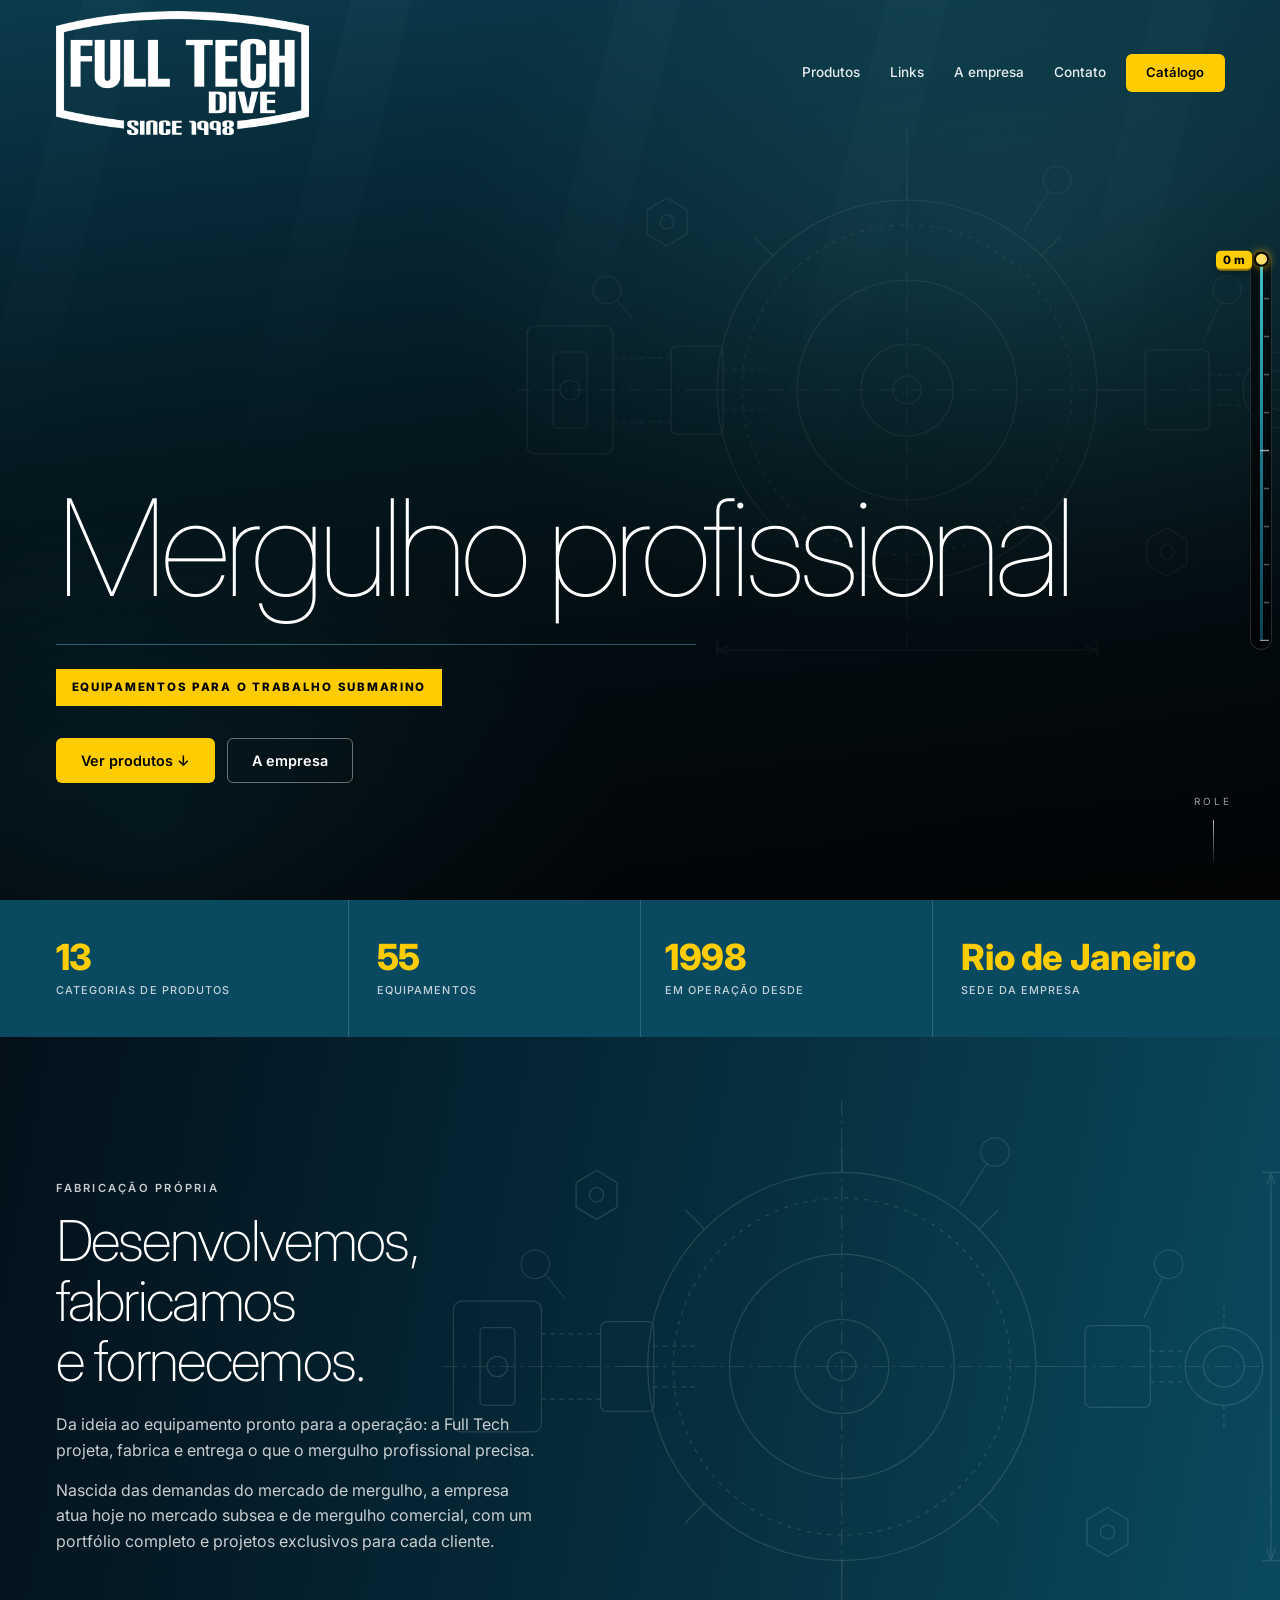
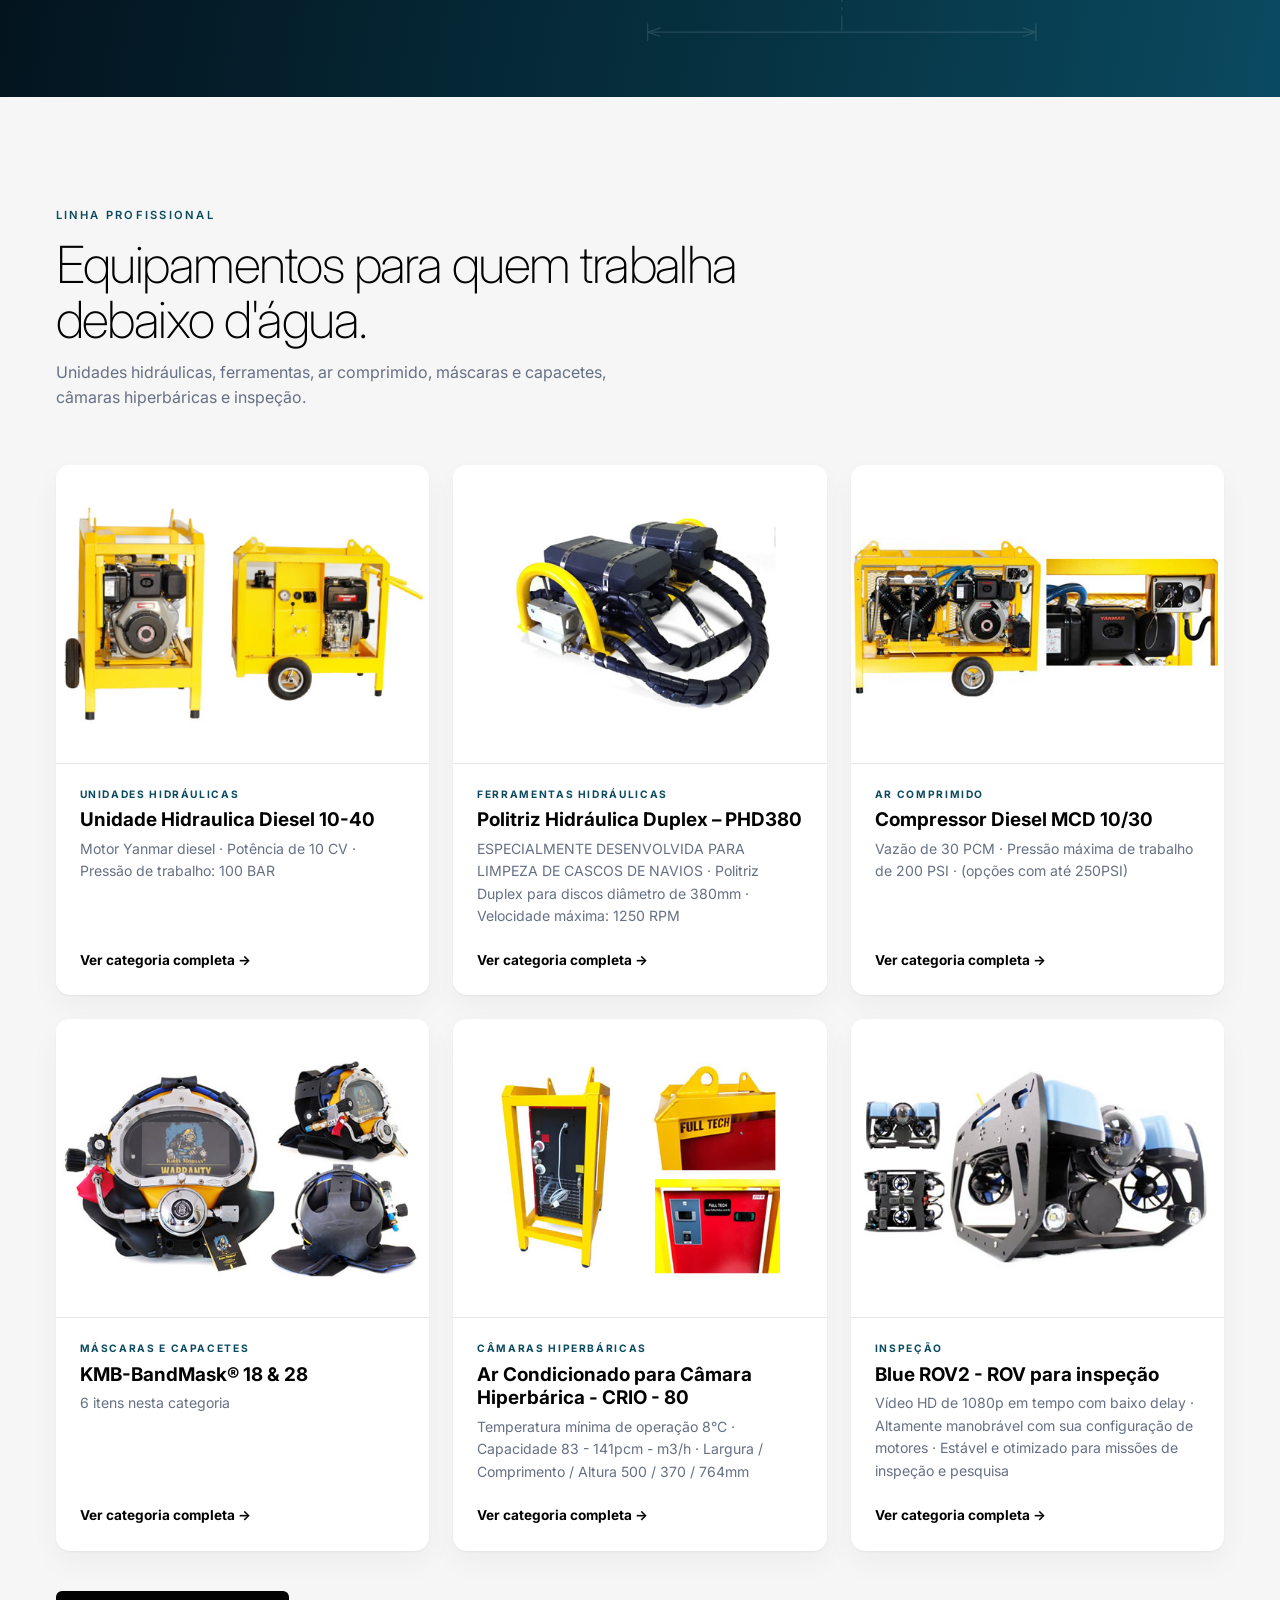
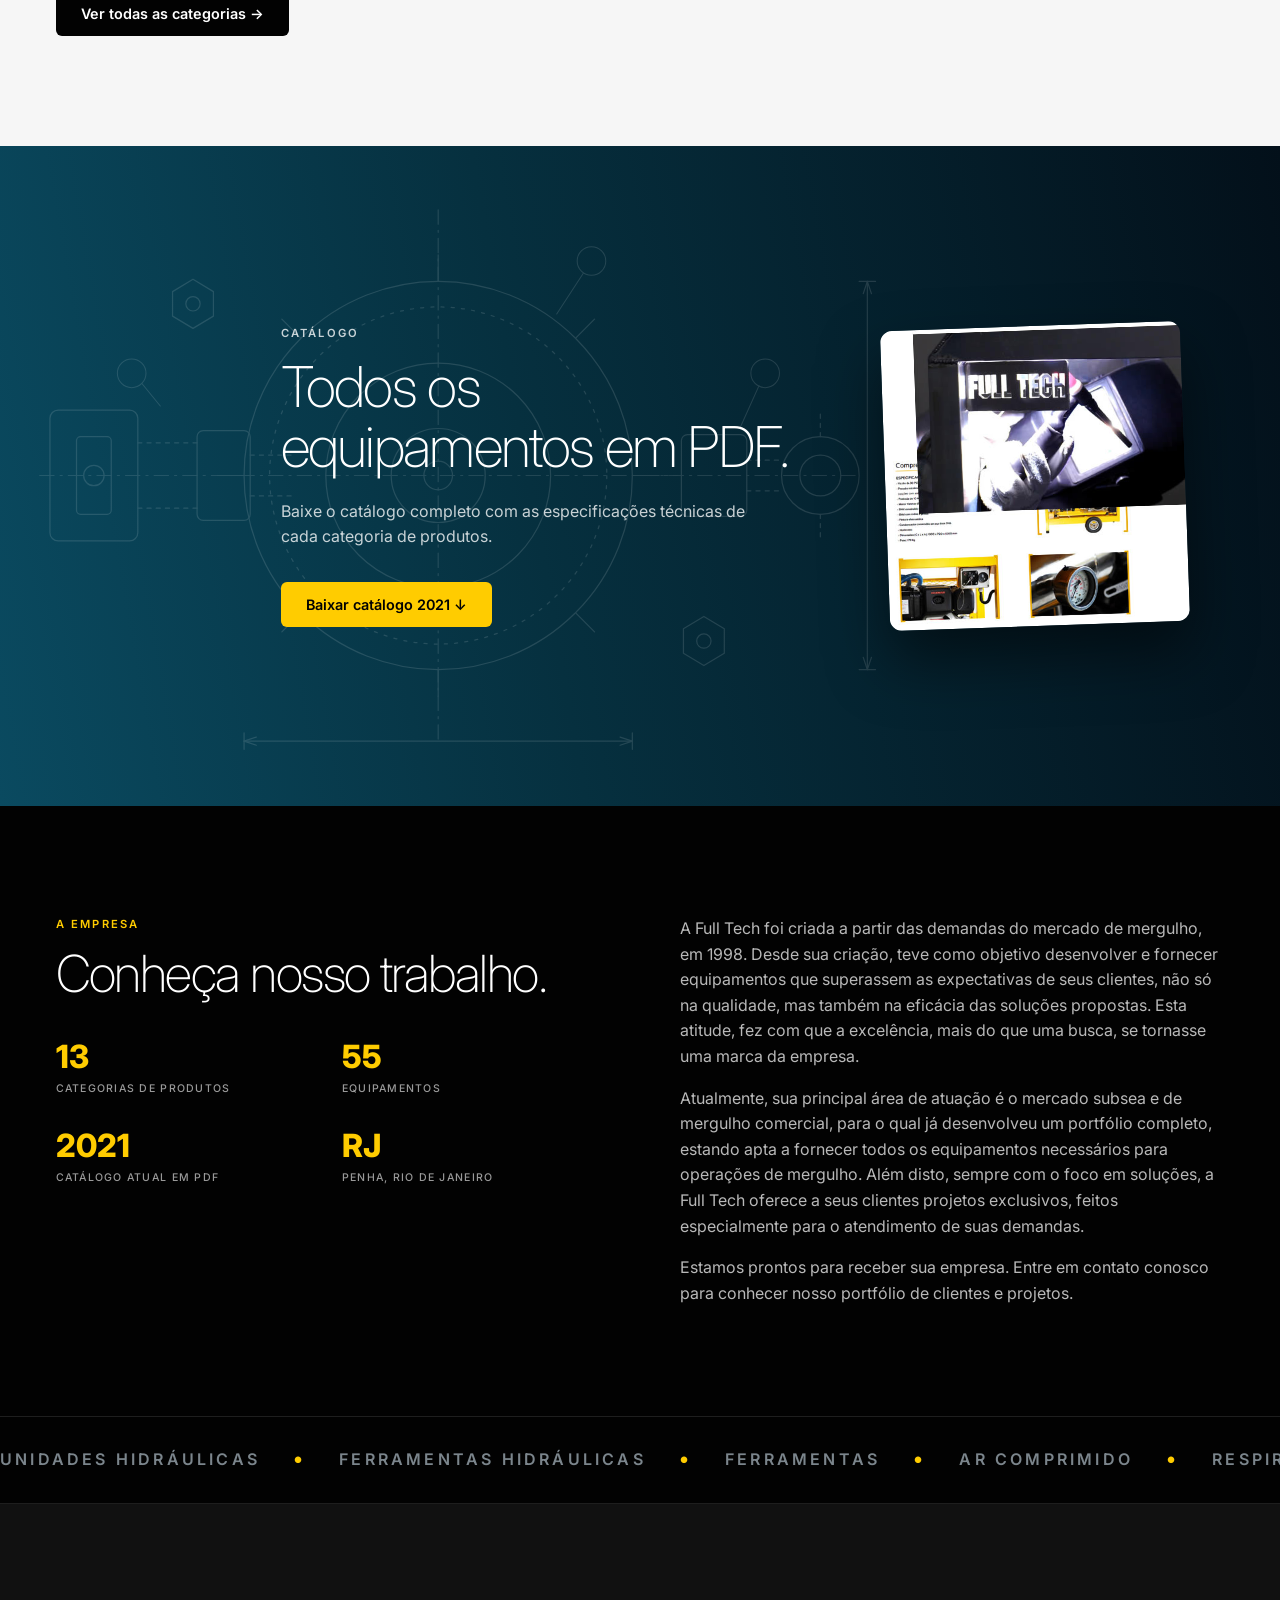
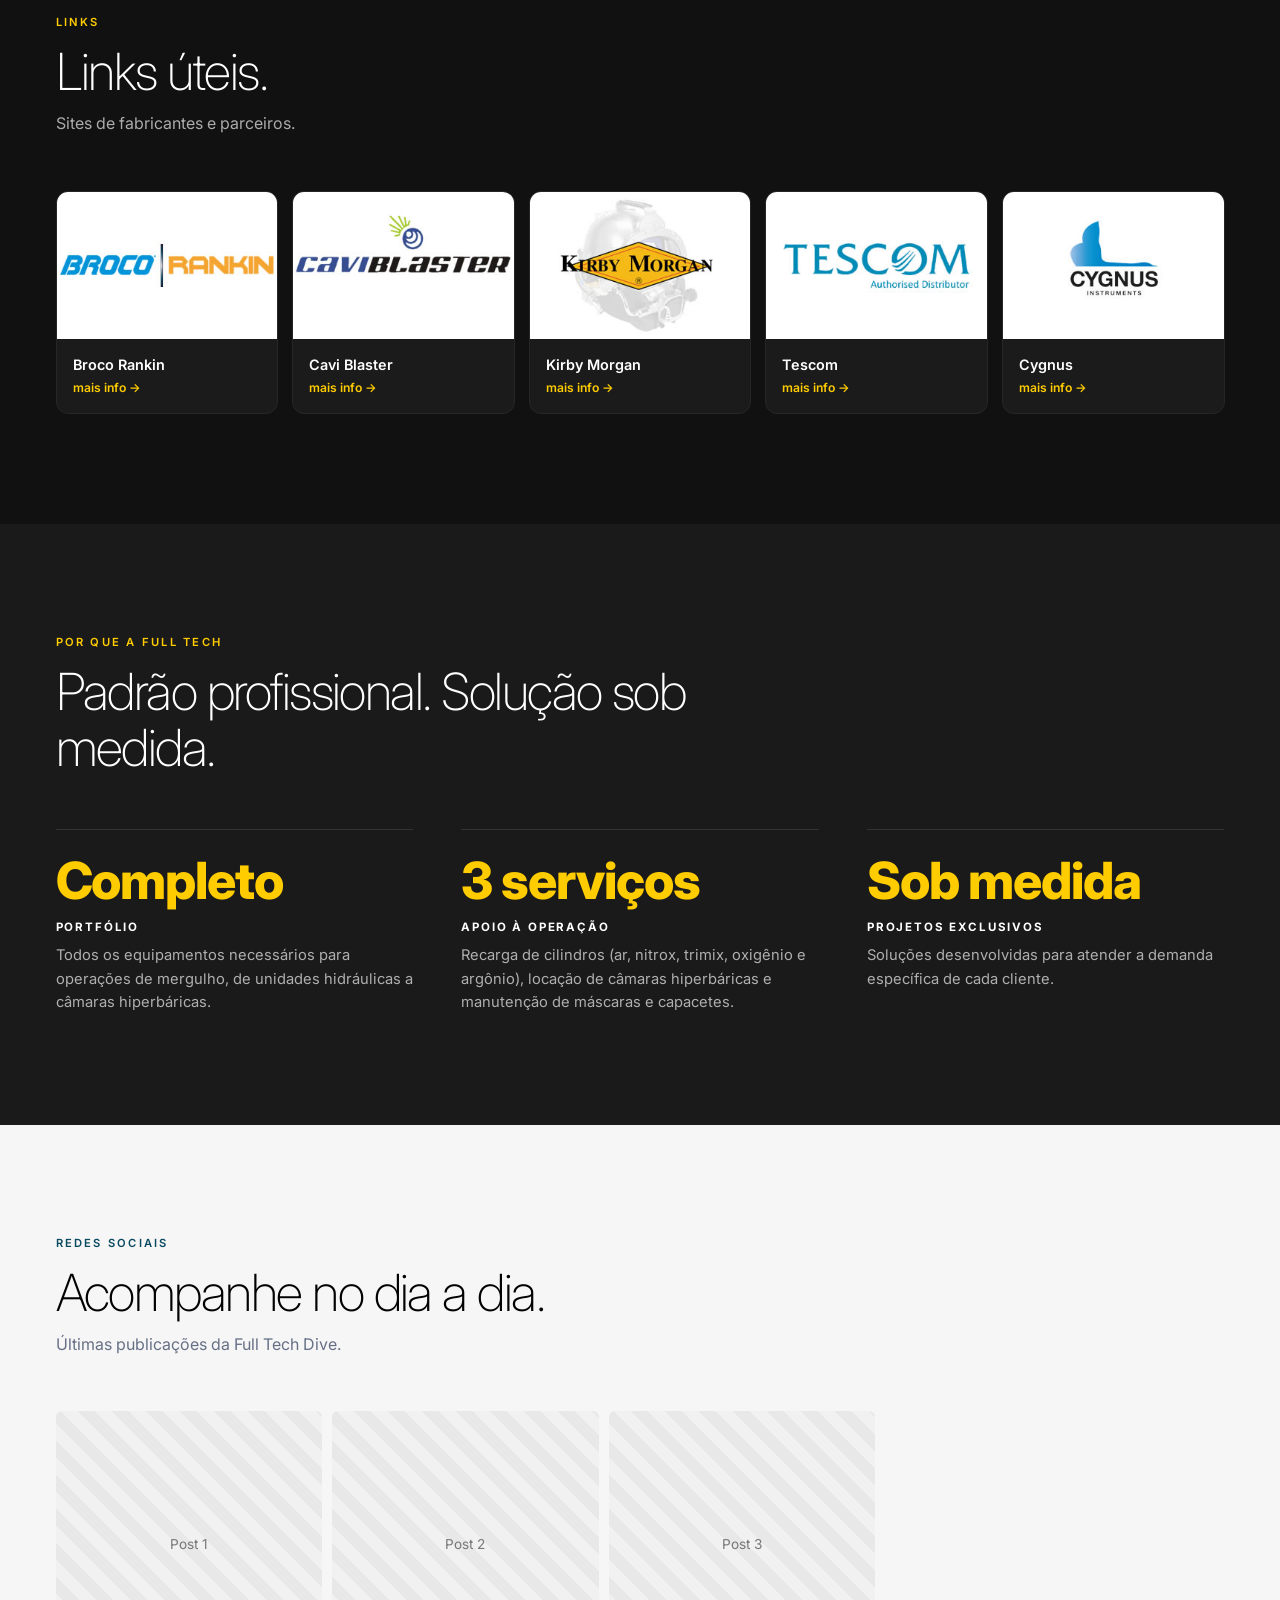
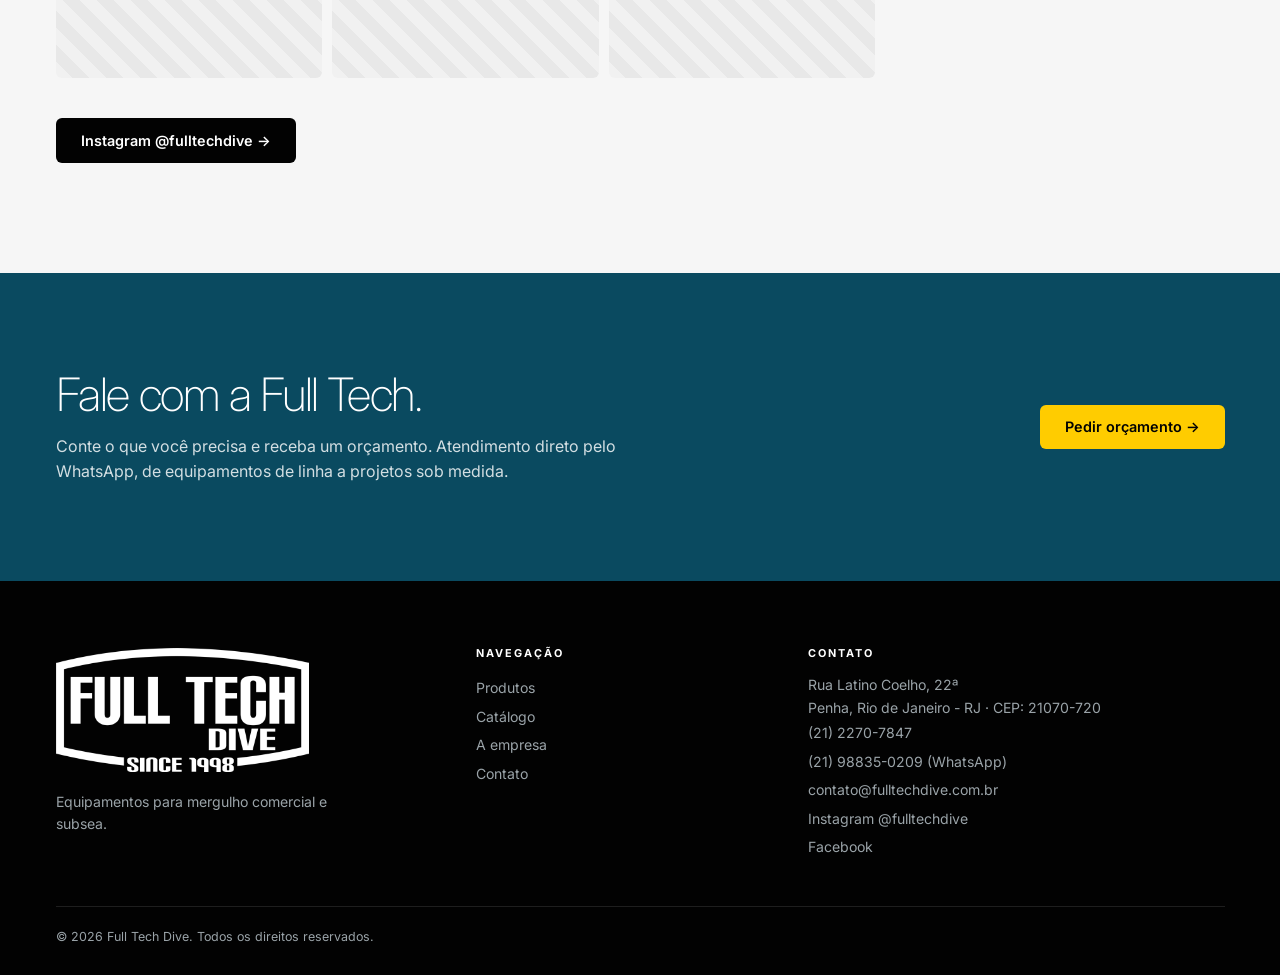
<file: index.html>
<!doctype html>
<html lang="pt-BR">
<head>
<meta charset="utf-8">
<meta name="viewport" content="width=device-width, initial-scale=1">
<title>Full Tech Dive | Equipamentos para mergulho profissional</title>
<meta name="description" content="Full Tech Dive: desenvolvemos, fabricamos e fornecemos equipamentos para mergulho comercial e subsea. Unidades hidráulicas, câmaras hiperbáricas, máscaras, capacetes e mais. Rio de Janeiro.">
<link rel="icon" href="assets/img/favicon.ico">
<link rel="preconnect" href="https://fonts.googleapis.com">
<link rel="preconnect" href="https://fonts.gstatic.com" crossorigin>
<link href="https://fonts.googleapis.com/css2?family=Barlow+Condensed:wght@800&family=Inter:wght@100;200;400;500;600;700;800&display=swap" rel="stylesheet">
<link rel="stylesheet" href="assets/home2.css?v=13">
</head>
<body>

<header class="nav">
  <div class="container nav__in">
    <a class="logo" href="index.html" aria-label="Full Tech Dive - início">
      <img class="logo__img" src="assets/img/site/logo.png?v=2" alt="Full Tech Dive" width="800" height="392">
    </a>
    <nav class="nav__links" aria-label="Principal">
      <a href="produtos.html">Produtos</a>
      <a href="#links">Links</a>
      <a href="#empresa">A empresa</a>
      <a href="contato.html">Contato</a>
    </nav>
    <div class="nav__act">
      <a class="btn btn--y" href="catalogos.html">Catálogo</a>
      <button class="burger" aria-label="Abrir menu" aria-expanded="false" aria-controls="menu"><span></span><span></span><span></span></button>
    </div>
  </div>
  <nav class="nav__menu" id="menu" aria-label="Menu">
    <a href="produtos.html">Produtos</a>
    <a href="#links">Links</a>
    <a href="#empresa">A empresa</a>
    <a href="contato.html">Contato</a>
  </nav>
</header>

<main>
  <!-- HERO. Para usar foto ou vídeo: colocar <video>/<img> com class="hero__media" dentro de .hero__bg -->
  <section class="hero">
    <div class="hero__bg"></div>
    <div class="hero__ov"></div>
    <div class="hero__c">
      <h1><span class="h1-a">Full Tech Dive: </span><span class="h1-b">Mergulho profissional</span></h1>
      <hr class="hero__rule">
      <p class="tagline">Equipamentos para o trabalho submarino</p>
      <div class="hero__btns">
        <a class="btn btn--y" href="#produtos">Ver produtos ↓</a>
        <a class="btn btn--o" href="#empresa">A empresa</a>
      </div>
    </div>
    <div class="hero__scroll" aria-hidden="true">ROLE</div>
  </section>

  <!-- NÚMEROS -->
  <div class="stats">
    <ul class="container stats__g">
      <li><strong data-fact="cats">13</strong><span>Categorias de produtos</span></li>
      <li><strong data-fact="prods">55</strong><span>Equipamentos</span></li>
      <li><strong>1998</strong><span>Em operação desde</span></li>
      <li><strong>Rio de Janeiro</strong><span>Sede da empresa</span></li>
    </ul>
  </div>

  <!-- FABRICAÇÃO PRÓPRIA -->
  <section class="feat">
    <div class="feat__bg"></div>
    <div class="container">
      <div class="feat__in">
        <p class="eyebrow eyebrow--y">Fabricação própria</p>
        <h2 class="big">Desenvolvemos, fabricamos e fornecemos.</h2>
        <p>Da ideia ao equipamento pronto para a operação: a Full Tech projeta, fabrica e entrega o que o mergulho profissional precisa.</p>
        <p>Nascida das demandas do mercado de mergulho, a empresa atua hoje no mercado subsea e de mergulho comercial, com um portfólio completo e projetos exclusivos para cada cliente.</p>
      </div>
    </div>
  </section>

  <!-- PRODUTOS -->
  <section class="sec" id="produtos">
    <div class="container">
      <header class="s-head">
        <p class="eyebrow">Linha profissional</p>
        <h2>Equipamentos para quem trabalha debaixo d'água.</h2>
        <p class="s-sub">Unidades hidráulicas, ferramentas, ar comprimido, máscaras e capacetes, câmaras hiperbáricas e inspeção.</p>
      </header>
      <ul class="p-grid" id="p-grid"></ul>
      <p class="p-more"><a class="btn btn--dark" href="produtos.html">Ver todas as categorias →</a></p>
    </div>
  </section>

  <!-- CATÁLOGOS -->
  <section class="feat feat--r feat--cat">
    <div class="feat__bg"></div>
    <div class="container">
      <div class="feat__in">
        <p class="eyebrow eyebrow--y">Catálogo</p>
        <h2 class="big">Todos os equipamentos em PDF.</h2>
        <p>Baixe o catálogo completo com as especificações técnicas de cada categoria de produtos.</p>
        <div class="feat__btns">
          <a class="btn btn--y" href="catalogos.html" data-latest-doc data-label="Baixar catálogo">Baixar catálogo</a>
        </div>
      </div>
      <div class="feat__cover"><img src="assets/img/site/catalogoft.jpg" alt="Capa do catálogo Full Tech" loading="lazy"></div>
    </div>
  </section>

  <!-- EMPRESA -->
  <section class="sec dark" id="empresa">
    <div class="container about">
      <div>
        <p class="eyebrow eyebrow--y">A empresa</p>
        <h2>Conheça nosso trabalho.</h2>
        <div class="about__stats">
          <div><strong data-fact="cats">13</strong><span>Categorias de produtos</span></div>
          <div><strong data-fact="prods">55</strong><span>Equipamentos</span></div>
          <div><strong>2021</strong><span>Catálogo atual em PDF</span></div>
          <div><strong>RJ</strong><span>Penha, Rio de Janeiro</span></div>
        </div>
      </div>
      <div class="about__t">
        <p>A Full Tech foi criada a partir das demandas do mercado de mergulho, em 1998. Desde sua criação, teve como objetivo desenvolver e fornecer equipamentos que superassem as expectativas de seus clientes, não só na qualidade, mas também na eficácia das soluções propostas. Esta atitude, fez com que a excelência, mais do que uma busca, se tornasse uma marca da empresa.</p>
        <p>Atualmente, sua principal área de atuação é o mercado subsea e de mergulho comercial, para o qual já desenvolveu um portfólio completo, estando apta a fornecer todos os equipamentos necessários para operações de mergulho. Além disto, sempre com o foco em soluções, a Full Tech oferece a seus clientes projetos exclusivos, feitos especialmente para o atendimento de suas demandas.</p>
        <p>Estamos prontos para receber sua empresa. Entre em contato conosco para conhecer nosso portfólio de clientes e projetos.</p>
      </div>
    </div>
  </section>

  <section class="marq" id="marq" aria-hidden="true"></section>

  <!-- LINKS (como no site atual; trocar as imagens pelas logos quando o cliente enviar) -->
  <section class="sec s-brands" id="links">
    <div class="container">
      <header class="s-head">
        <p class="eyebrow eyebrow--y">Links</p>
        <h2>Links úteis.</h2>
        <p class="s-sub">Sites de fabricantes e parceiros.</p>
      </header>
      <div class="brands">
        <a class="brand" href="https://www.broco-rankin.com/" target="_blank" rel="noopener"><img src="assets/img/site/links02.jpg" alt="" loading="lazy"><span>Broco Rankin</span><small>mais info →</small></a>
        <a class="brand" href="https://pt.caviblaster.com/" target="_blank" rel="noopener"><img src="assets/img/site/links05.jpg" alt="" loading="lazy"><span>Cavi Blaster</span><small>mais info →</small></a>
        <a class="brand" href="http://www.kirbymorgan.com/products/helmets" target="_blank" rel="noopener"><img src="assets/img/site/links01.jpg" alt="" loading="lazy"><span>Kirby Morgan</span><small>mais info →</small></a>
        <a class="brand" href="https://www.emerson.com/en-us/catalog/valves-actuators-regulators/regulators" target="_blank" rel="noopener"><img src="assets/img/site/links04.jpg" alt="" loading="lazy"><span>Tescom</span><small>mais info →</small></a>
        <a class="brand" href="https://www.cygnus-instruments.com/us/" target="_blank" rel="noopener"><img src="assets/img/site/links03.jpg" alt="" loading="lazy"><span>Cygnus</span><small>mais info →</small></a>
      </div>
    </div>
  </section>
  <!-- POR QUE -->
  <section class="sec s-why">
    <div class="container">
      <header class="s-head">
        <p class="eyebrow eyebrow--y">Por que a Full Tech</p>
        <h2>Padrão profissional. Solução sob medida.</h2>
      </header>
      <ul class="why">
        <li><strong>Completo</strong><h3>Portfólio</h3><p>Todos os equipamentos necessários para operações de mergulho, de unidades hidráulicas a câmaras hiperbáricas.</p></li>
        <li><strong>3 serviços</strong><h3>Apoio à operação</h3><p>Recarga de cilindros (ar, nitrox, trimix, oxigênio e argônio), locação de câmaras hiperbáricas e manutenção de máscaras e capacetes.</p></li>
        <li><strong>Sob medida</strong><h3>Projetos exclusivos</h3><p>Soluções desenvolvidas para atender a demanda específica de cada cliente.</p></li>
      </ul>
    </div>
  </section>

  <!-- REDES SOCIAIS. Depois: preenchido com as 3 últimas publicações do Instagram -->
  <section class="sec s-social" id="redes">
    <div class="container">
      <header class="s-head">
        <p class="eyebrow">Redes sociais</p>
        <h2>Acompanhe no dia a dia.</h2>
        <p class="s-sub">Últimas publicações da Full Tech Dive.</p>
      </header>
      <div class="insta" id="insta-grid">
        <div class="ph"><span>Post 1</span></div>
        <div class="ph"><span>Post 2</span></div>
        <div class="ph"><span>Post 3</span></div>
      </div>
      <p class="p-more"><a class="btn btn--dark" href="https://www.instagram.com/fulltechdive/" target="_blank" rel="noopener">Instagram @fulltechdive →</a></p>
    </div>
  </section>
  <!-- CHAMADA FINAL -->
  <section class="s-cta">
    <div class="container cta">
      <div>
        <h2>Fale com a Full Tech.</h2>
        <p>Conte o que você precisa e receba um orçamento. Atendimento direto pelo WhatsApp, de equipamentos de linha a projetos sob medida.</p>
      </div>
      <a class="btn btn--y" href="https://wa.me/5521988350209?text=Ol%C3%A1!%20Vim%20pelo%20site%20da%20Full%20Tech%20Dive%20e%20gostaria%20de%20pedir%20um%20or%C3%A7amento." target="_blank" rel="noopener">Pedir orçamento →</a>
    </div>
  </section>
</main>

<footer class="footer">
  <div class="container">
    <div class="footer__g">
      <div>
        <a class="logo" href="index.html" aria-label="Full Tech Dive"><img class="logo__img logo__img--f" src="assets/img/site/logo_footer_02.png?v=2" alt="Full Tech Dive" width="800" height="392" loading="lazy"></a>
        <p style="margin-top:16px">Equipamentos para mergulho comercial e subsea.</p>
      </div>
      <div>
        <h4>Navegação</h4>
        <a href="produtos.html">Produtos</a>
        <a href="catalogos.html">Catálogo</a>
        <a href="#empresa">A empresa</a>
        <a href="contato.html">Contato</a>
      </div>
      <div>
        <h4>Contato</h4>
        <p>Rua Latino Coelho, 22ª<br>Penha, Rio de Janeiro - RJ · CEP: 21070-720</p>
        <a href="tel:+552122707847">(21) 2270-7847</a>
        <a href="tel:+5521988350209">(21) 98835-0209 (WhatsApp)</a>
        <a href="mailto:contato@fulltechdive.com.br">contato@fulltechdive.com.br</a>
        <a href="https://www.instagram.com/fulltechdive/" target="_blank" rel="noopener">Instagram @fulltechdive</a>
        <a href="https://www.facebook.com/fulltechdive/" target="_blank" rel="noopener">Facebook</a>
      </div>
    </div>
    <div class="footer__c">© <span id="ano"></span> Full Tech Dive. Todos os direitos reservados.</div>
  </div>
</footer>

<script src="assets/data/products.js"></script>
<script src="assets/data/catalogos.js"></script>
<script src="assets/data/links.js"></script>
<script src="assets/home2.js?v=12"></script>
</body>
</html>
</file>
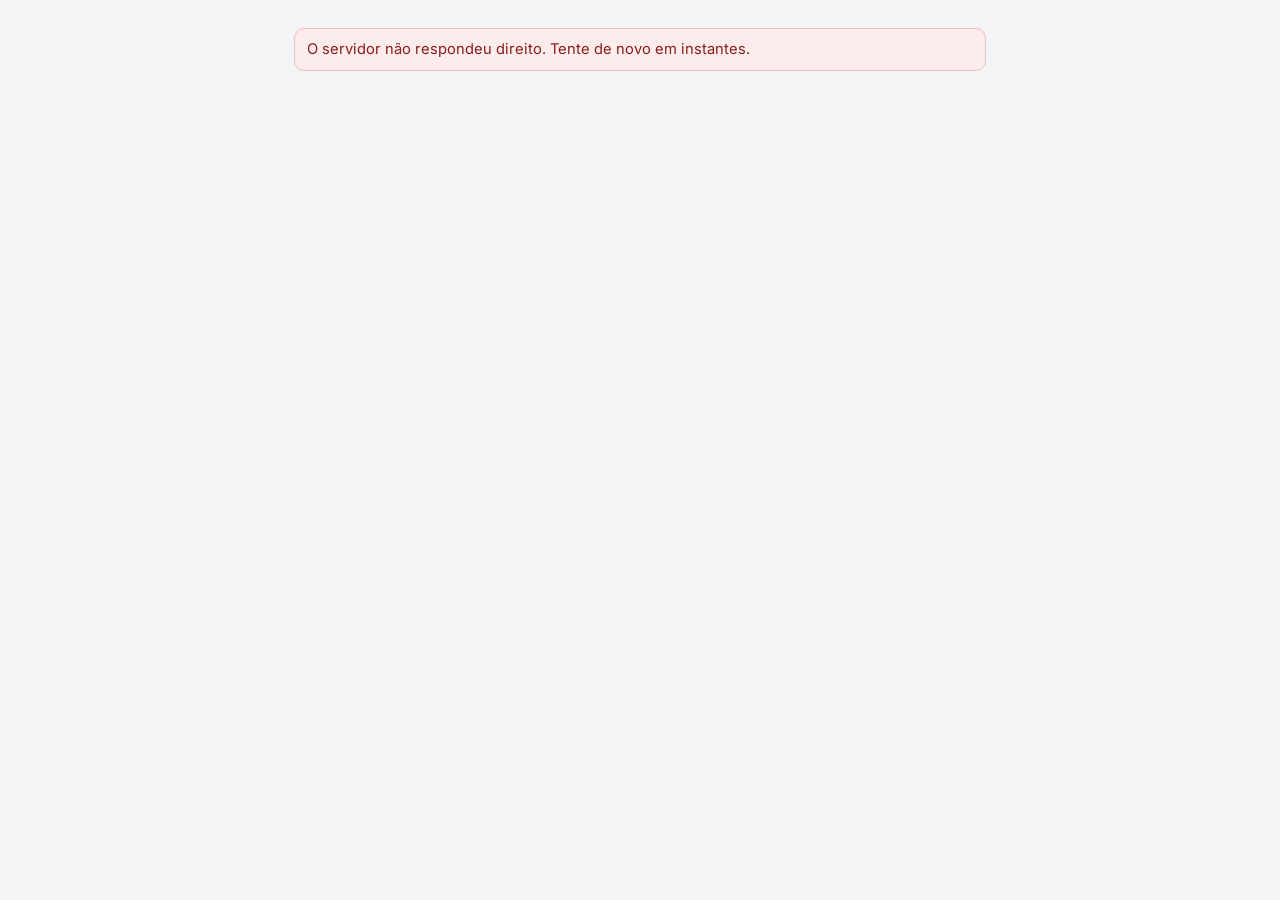
<file: admin/index.html>
<!doctype html>
<html lang="pt-BR">
<head>
<meta charset="utf-8">
<meta name="viewport" content="width=device-width, initial-scale=1, viewport-fit=cover">
<meta name="robots" content="noindex, nofollow">
<title>Painel Full Tech Dive</title>
<meta name="theme-color" content="#020202">
<meta name="apple-mobile-web-app-capable" content="yes">
<meta name="mobile-web-app-capable" content="yes">
<meta name="apple-mobile-web-app-title" content="Painel FTD">
<link rel="manifest" href="manifest.webmanifest">
<link rel="icon" href="icons/icon-192.png">
<link rel="apple-touch-icon" href="icons/icon-192.png">
<link href="https://fonts.googleapis.com/css2?family=Inter:wght@400;500;600;700&display=swap" rel="stylesheet">
<link rel="stylesheet" href="admin.css?v=5">
</head>
<body>
<div id="app"><p class="boot">Carregando…</p></div>
<div id="toast" role="status" aria-live="polite"></div>
<div id="busy" hidden><div class="spin"></div><span id="busy-t">Enviando…</span></div>
<script src="admin.js?v=7"></script>
</body>
</html>
</file>
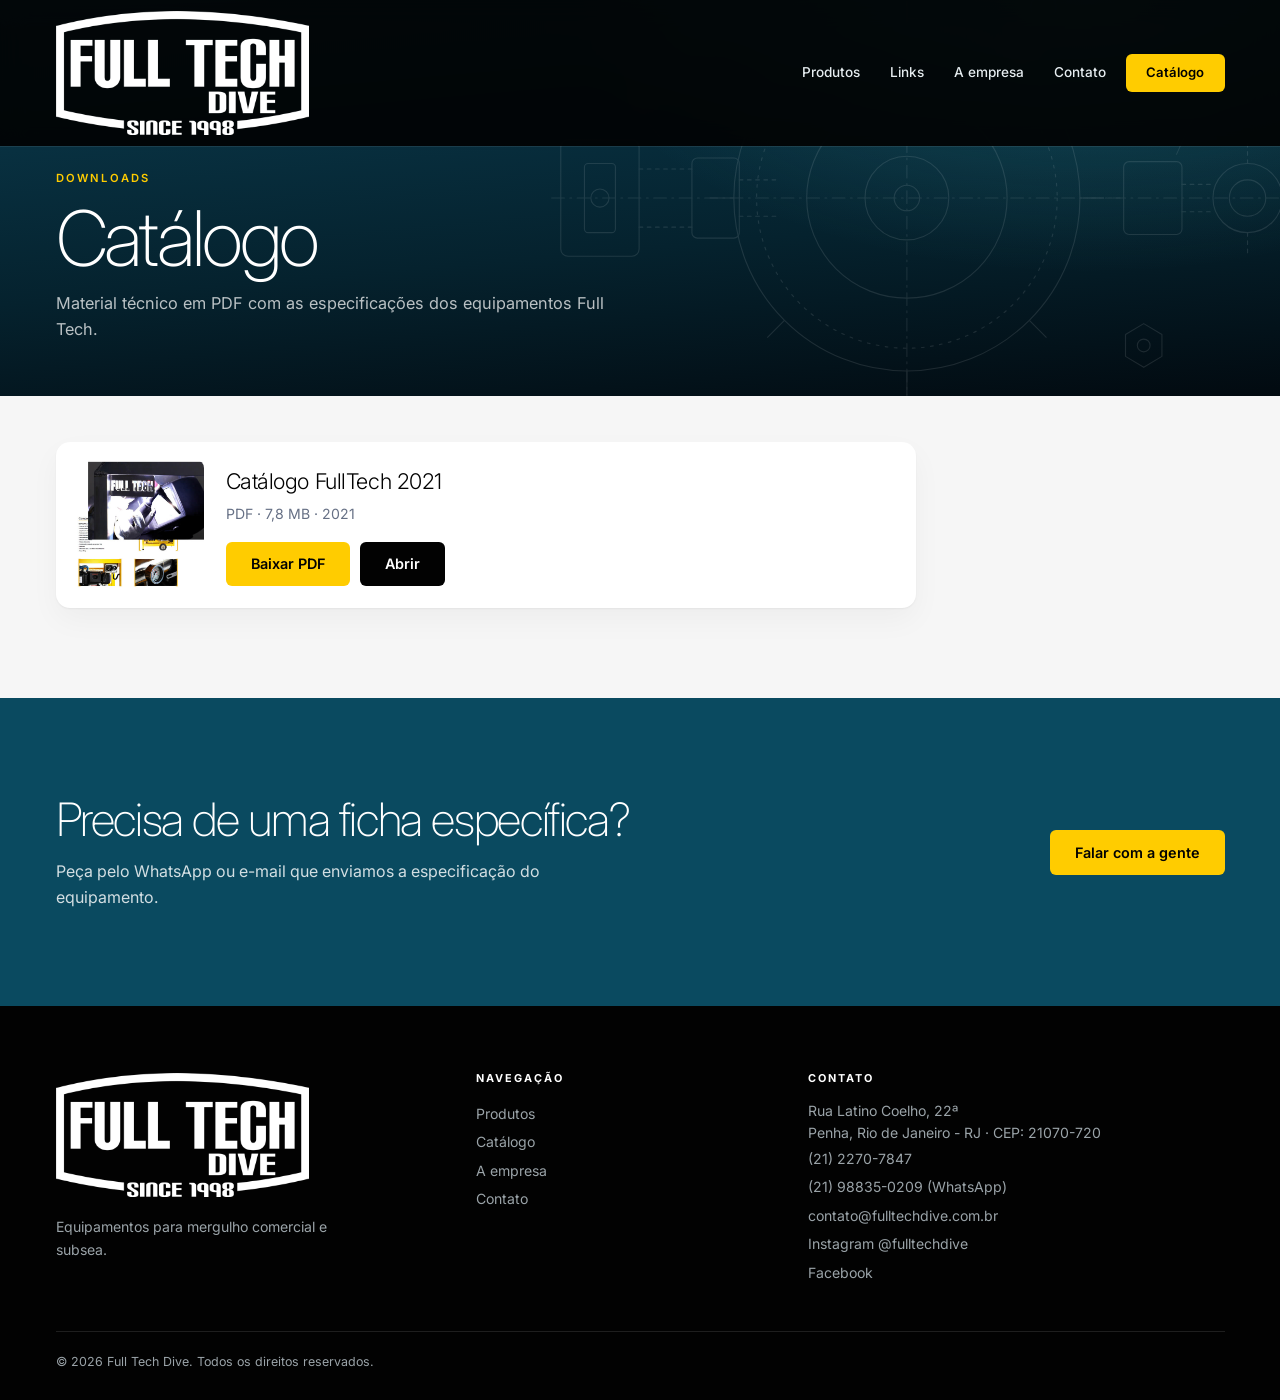
<file: catalogos.html>
<!doctype html>
<html lang="pt-BR">
<head>
<meta charset="utf-8">
<meta name="viewport" content="width=device-width, initial-scale=1">
<title>Catálogo | Full Tech Dive</title>
<meta name="description" content="Baixe o catálogo em PDF da Full Tech Dive com as especificações técnicas dos equipamentos.">
<link rel="icon" href="assets/img/favicon.ico">
<link rel="preconnect" href="https://fonts.googleapis.com">
<link rel="preconnect" href="https://fonts.gstatic.com" crossorigin>
<link href="https://fonts.googleapis.com/css2?family=Barlow+Condensed:wght@800&family=Inter:wght@100;200;400;500;600;700;800&display=swap" rel="stylesheet">
<link rel="stylesheet" href="assets/home2.css?v=13">
<link rel="stylesheet" href="assets/inner.css?v=2">
</head>
<body data-page="catalogos">

<div id="site-header"></div>

<main>
  <section class="phead">
    <div class="container">
      <p class="eyebrow">Downloads</p>
      <h1>Catálogo</h1>
      <p class="lead">Material técnico em PDF com as especificações dos equipamentos Full Tech.</p>
    </div>
  </section>

  <section class="sec--p">
    <div class="container">
      <div class="docs" id="docs-list"></div>
    </div>
  </section>

  <section class="s-cta">
    <div class="container cta">
      <div>
        <h2>Precisa de uma ficha específica?</h2>
        <p>Peça pelo WhatsApp ou e-mail que enviamos a especificação do equipamento.</p>
      </div>
      <a class="btn btn--y" href="contato.html">Falar com a gente</a>
    </div>
  </section>
</main>

<div id="site-footer"></div>

<script src="assets/data/catalogos.js"></script>
<script src="assets/site.js?v=2"></script>
</body>
</html>
</file>
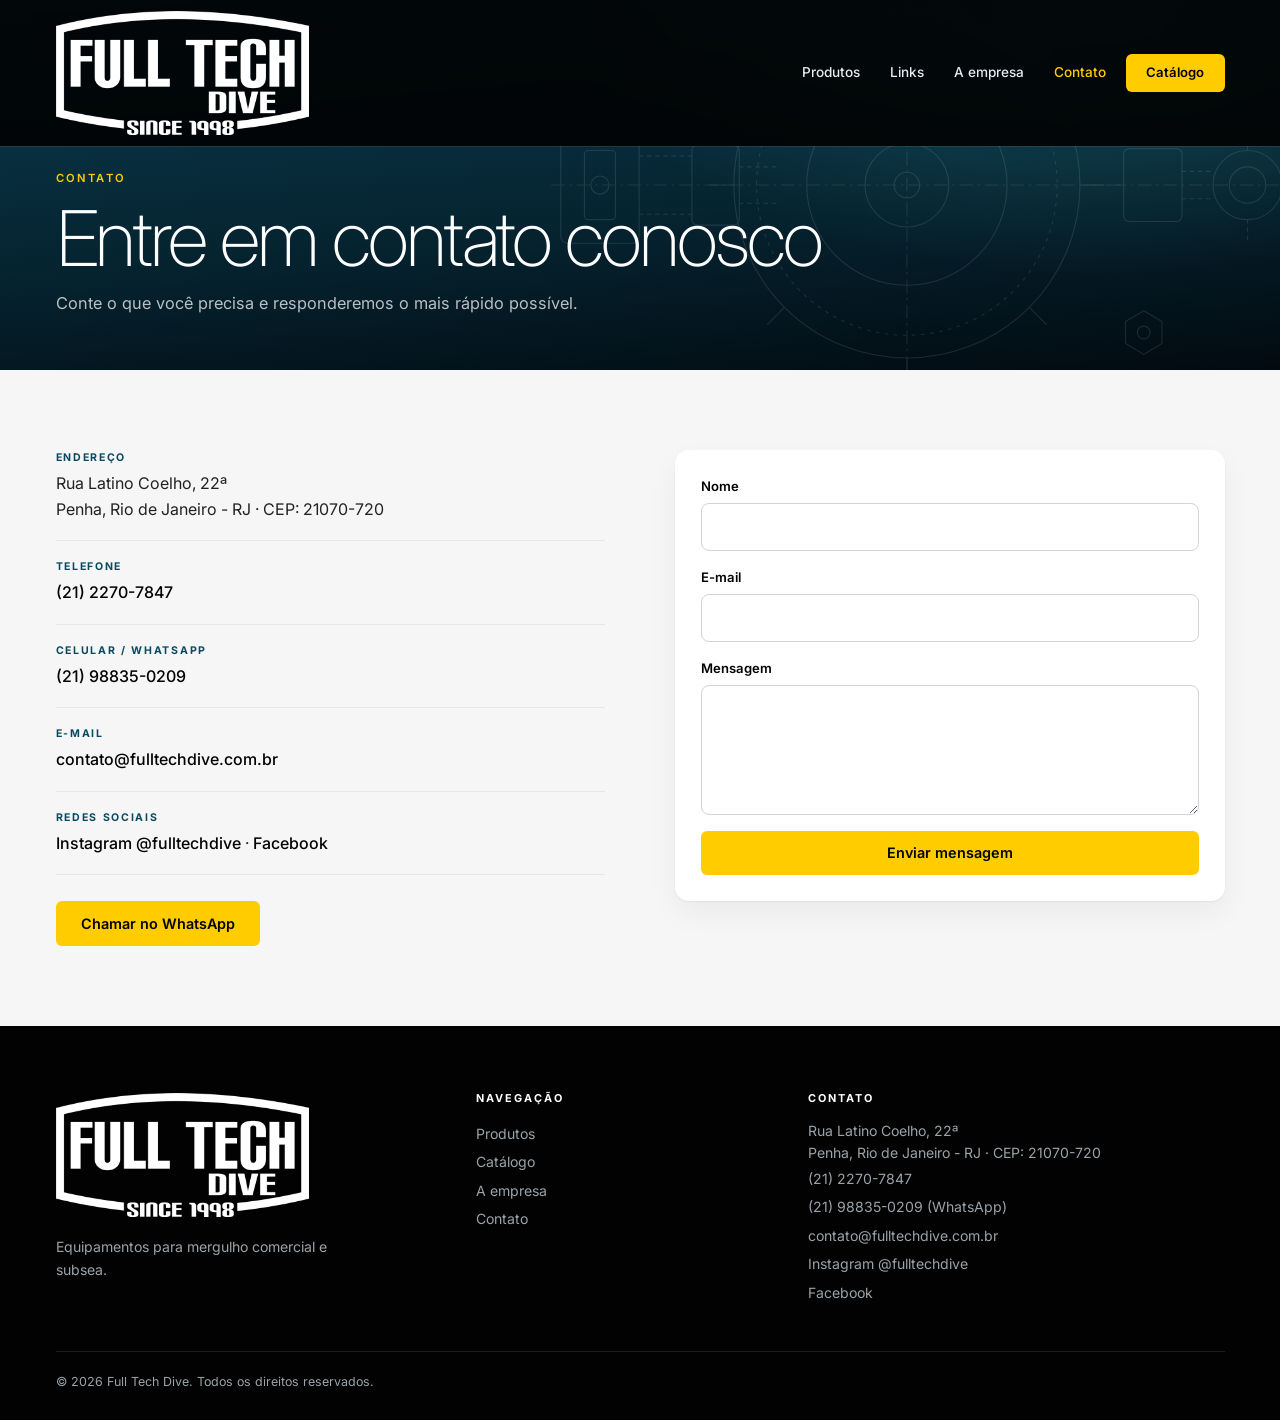
<file: contato.html>
<!doctype html>
<html lang="pt-BR">
<head>
<meta charset="utf-8">
<meta name="viewport" content="width=device-width, initial-scale=1">
<title>Contato | Full Tech Dive</title>
<meta name="description" content="Entre em contato com a Full Tech Dive: telefone, WhatsApp, e-mail e endereço na Penha, Rio de Janeiro.">
<link rel="icon" href="assets/img/favicon.ico">
<link rel="preconnect" href="https://fonts.googleapis.com">
<link rel="preconnect" href="https://fonts.gstatic.com" crossorigin>
<link href="https://fonts.googleapis.com/css2?family=Barlow+Condensed:wght@800&family=Inter:wght@100;200;400;500;600;700;800&display=swap" rel="stylesheet">
<link rel="stylesheet" href="assets/home2.css?v=13">
<link rel="stylesheet" href="assets/inner.css?v=2">
</head>
<body data-page="contato">

<div id="site-header"></div>

<main>
  <section class="phead">
    <div class="container">
      <p class="eyebrow">Contato</p>
      <h1>Entre em contato conosco</h1>
      <p class="lead">Conte o que você precisa e responderemos o mais rápido possível.</p>
    </div>
  </section>

  <section class="sec sec--s">
    <div class="container contact-g">
      <div>
        <ul class="cinfo">
          <li><strong>Endereço</strong>Rua Latino Coelho, 22ª<br>Penha, Rio de Janeiro - RJ · CEP: 21070-720</li>
          <li><strong>Telefone</strong><a href="tel:+552122707847">(21) 2270-7847</a></li>
          <li><strong>Celular / WhatsApp</strong><a href="tel:+5521988350209">(21) 98835-0209</a></li>
          <li><strong>E-mail</strong><a href="mailto:contato@fulltechdive.com.br">contato@fulltechdive.com.br</a></li>
          <li><strong>Redes sociais</strong><a href="https://www.instagram.com/fulltechdive/" target="_blank" rel="noopener">Instagram @fulltechdive</a> · <a href="https://www.facebook.com/fulltechdive/" target="_blank" rel="noopener">Facebook</a></li>
        </ul>
        <a class="btn btn--y" href="https://wa.me/5521988350209?text=Ol%C3%A1!%20Vim%20pelo%20site%20da%20Full%20Tech%20Dive." target="_blank" rel="noopener">Chamar no WhatsApp</a>
      </div>
      <form class="form" id="form-contato" novalidate>
        <label>Nome<input name="nome" required autocomplete="name" maxlength="100"></label>
        <label>E-mail<input type="email" name="email" required autocomplete="email" maxlength="150"></label>
        <label>Mensagem<textarea name="msg" rows="5" required maxlength="3000"></textarea></label>
        <input class="hp" type="text" name="site" tabindex="-1" autocomplete="off" aria-hidden="true">
        <div class="form__msg" id="form-status" hidden role="status"></div>
        <button class="btn btn--y" type="submit">Enviar mensagem</button>
      </form>
    </div>
  </section>
</main>

<div id="site-footer"></div>

<script src="assets/site.js?v=2"></script>
</body>
</html>
</file>
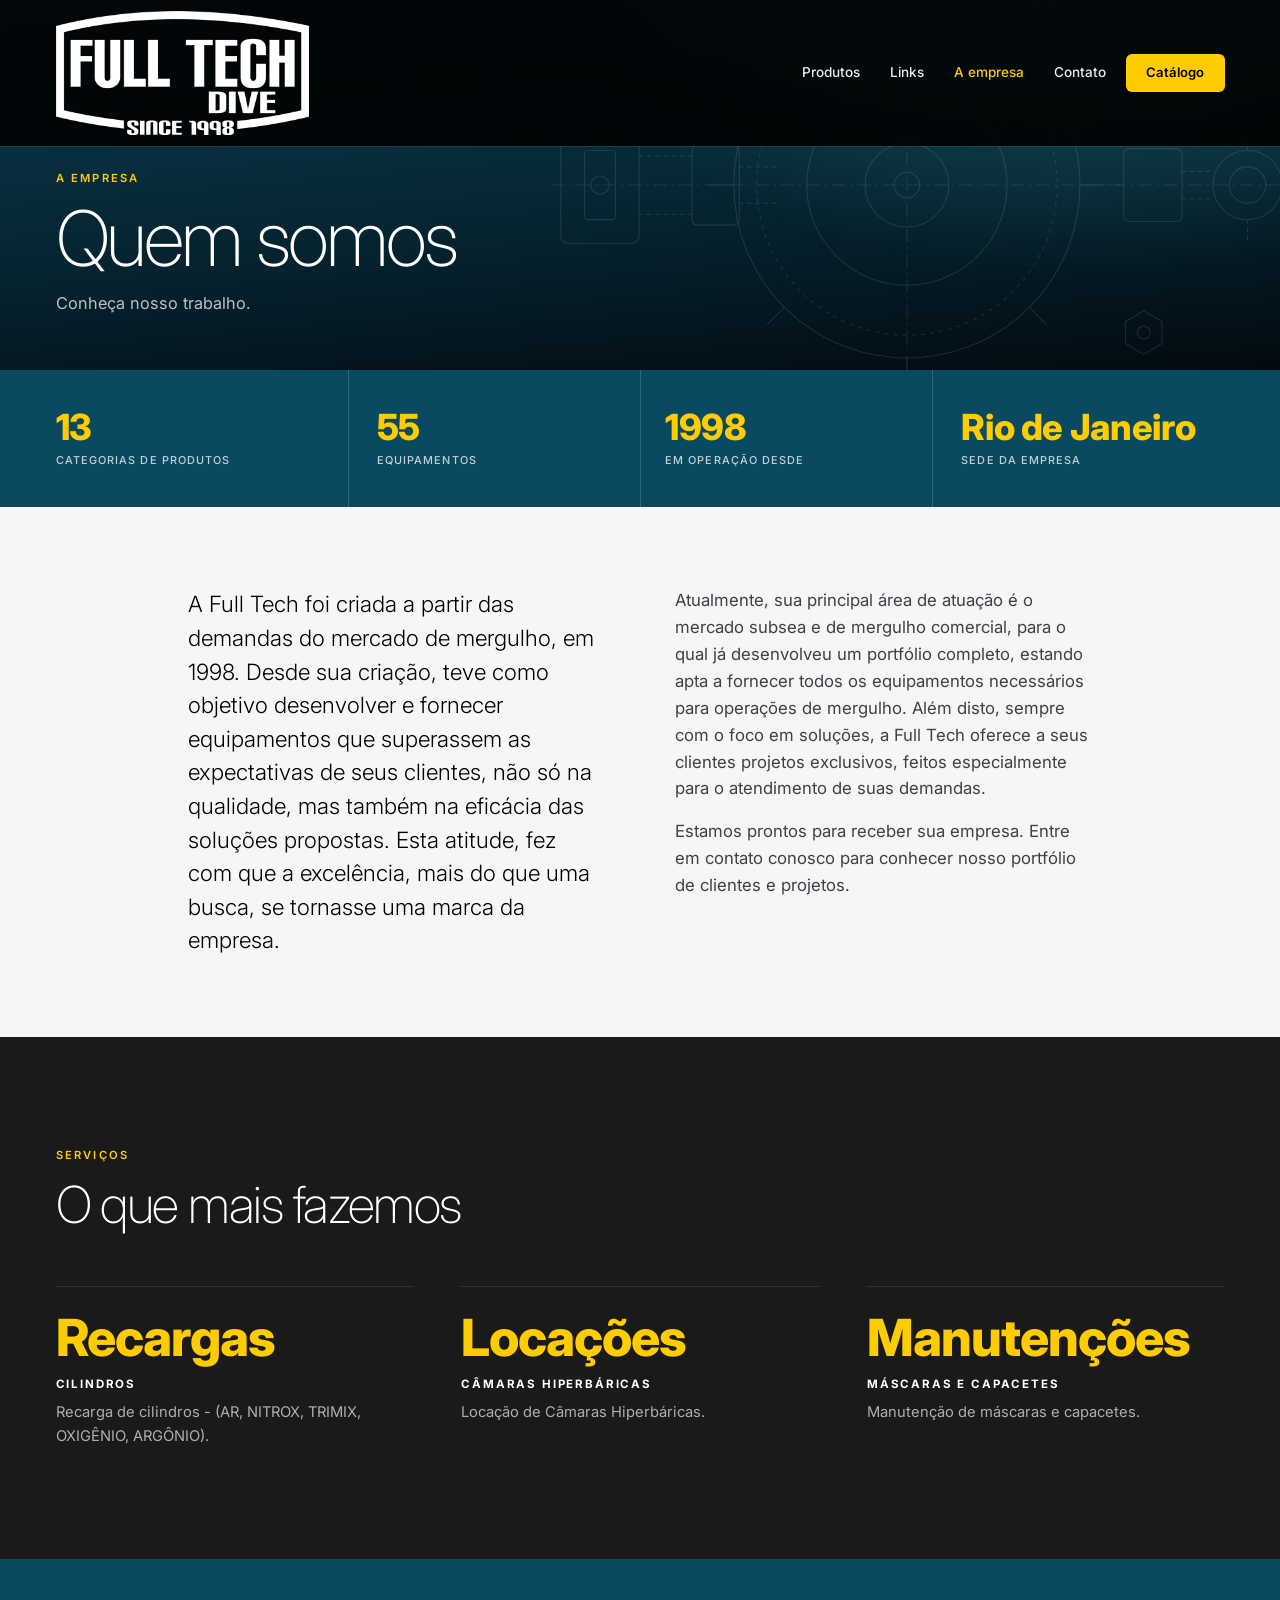
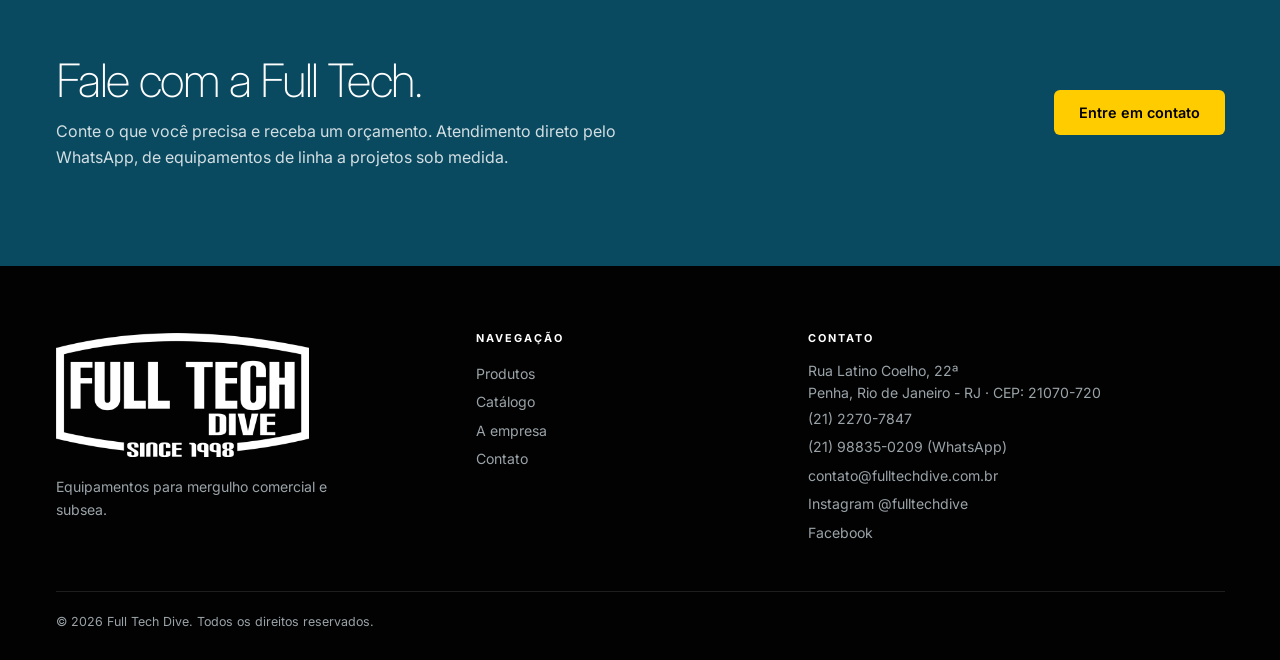
<file: empresa.html>
<!doctype html>
<html lang="pt-BR">
<head>
<meta charset="utf-8">
<meta name="viewport" content="width=device-width, initial-scale=1">
<title>A empresa | Full Tech Dive</title>
<meta name="description" content="Conheça a Full Tech Dive: equipamentos e soluções para o mercado subsea e de mergulho comercial, no Rio de Janeiro desde 1998.">
<link rel="icon" href="assets/img/favicon.ico">
<link rel="preconnect" href="https://fonts.googleapis.com">
<link rel="preconnect" href="https://fonts.gstatic.com" crossorigin>
<link href="https://fonts.googleapis.com/css2?family=Barlow+Condensed:wght@800&family=Inter:wght@100;200;400;500;600;700;800&display=swap" rel="stylesheet">
<link rel="stylesheet" href="assets/home2.css?v=13">
<link rel="stylesheet" href="assets/inner.css?v=2">
</head>
<body data-page="empresa">

<div id="site-header"></div>

<main>
  <section class="phead">
    <div class="container">
      <p class="eyebrow">A empresa</p>
      <h1>Quem somos</h1>
      <p class="lead">Conheça nosso trabalho.</p>
    </div>
  </section>

  <div class="stats">
    <ul class="container stats__g">
      <li><strong data-fact="cats">13</strong><span>Categorias de produtos</span></li>
      <li><strong data-fact="prods">55</strong><span>Equipamentos</span></li>
      <li><strong>1998</strong><span>Em operação desde</span></li>
      <li><strong>Rio de Janeiro</strong><span>Sede da empresa</span></li>
    </ul>
  </div>

  <section class="sec sec--s">
    <div class="container about-in">
      <div>
        <p class="big-p">A Full Tech foi criada a partir das demandas do mercado de mergulho, em 1998. Desde sua criação, teve como objetivo desenvolver e fornecer equipamentos que superassem as expectativas de seus clientes, não só na qualidade, mas também na eficácia das soluções propostas. Esta atitude, fez com que a excelência, mais do que uma busca, se tornasse uma marca da empresa.</p>
      </div>
      <div>
        <p>Atualmente, sua principal área de atuação é o mercado subsea e de mergulho comercial, para o qual já desenvolveu um portfólio completo, estando apta a fornecer todos os equipamentos necessários para operações de mergulho. Além disto, sempre com o foco em soluções, a Full Tech oferece a seus clientes projetos exclusivos, feitos especialmente para o atendimento de suas demandas.</p>
        <p>Estamos prontos para receber sua empresa. Entre em contato conosco para conhecer nosso portfólio de clientes e projetos.</p>
      </div>
    </div>
  </section>

  <section class="sec s-why">
    <div class="container">
      <header class="s-head">
        <p class="eyebrow eyebrow--y">Serviços</p>
        <h2>O que mais fazemos</h2>
      </header>
      <ul class="why">
        <li><strong>Recargas</strong><h3>Cilindros</h3><p>Recarga de cilindros - (AR, NITROX, TRIMIX, OXIGÊNIO, ARGÔNIO).</p></li>
        <li><strong>Locações</strong><h3>Câmaras hiperbáricas</h3><p>Locação de Câmaras Hiperbáricas.</p></li>
        <li><strong>Manutenções</strong><h3>Máscaras e capacetes</h3><p>Manutenção de máscaras e capacetes.</p></li>
      </ul>
    </div>
  </section>

  <section class="s-cta">
    <div class="container cta">
      <div>
        <h2>Fale com a Full Tech.</h2>
        <p>Conte o que você precisa e receba um orçamento. Atendimento direto pelo WhatsApp, de equipamentos de linha a projetos sob medida.</p>
      </div>
      <a class="btn btn--y" href="contato.html">Entre em contato</a>
    </div>
  </section>
</main>

<div id="site-footer"></div>

<script src="assets/data/products.js"></script>
<script src="assets/site.js?v=2"></script>
</body>
</html>
</file>
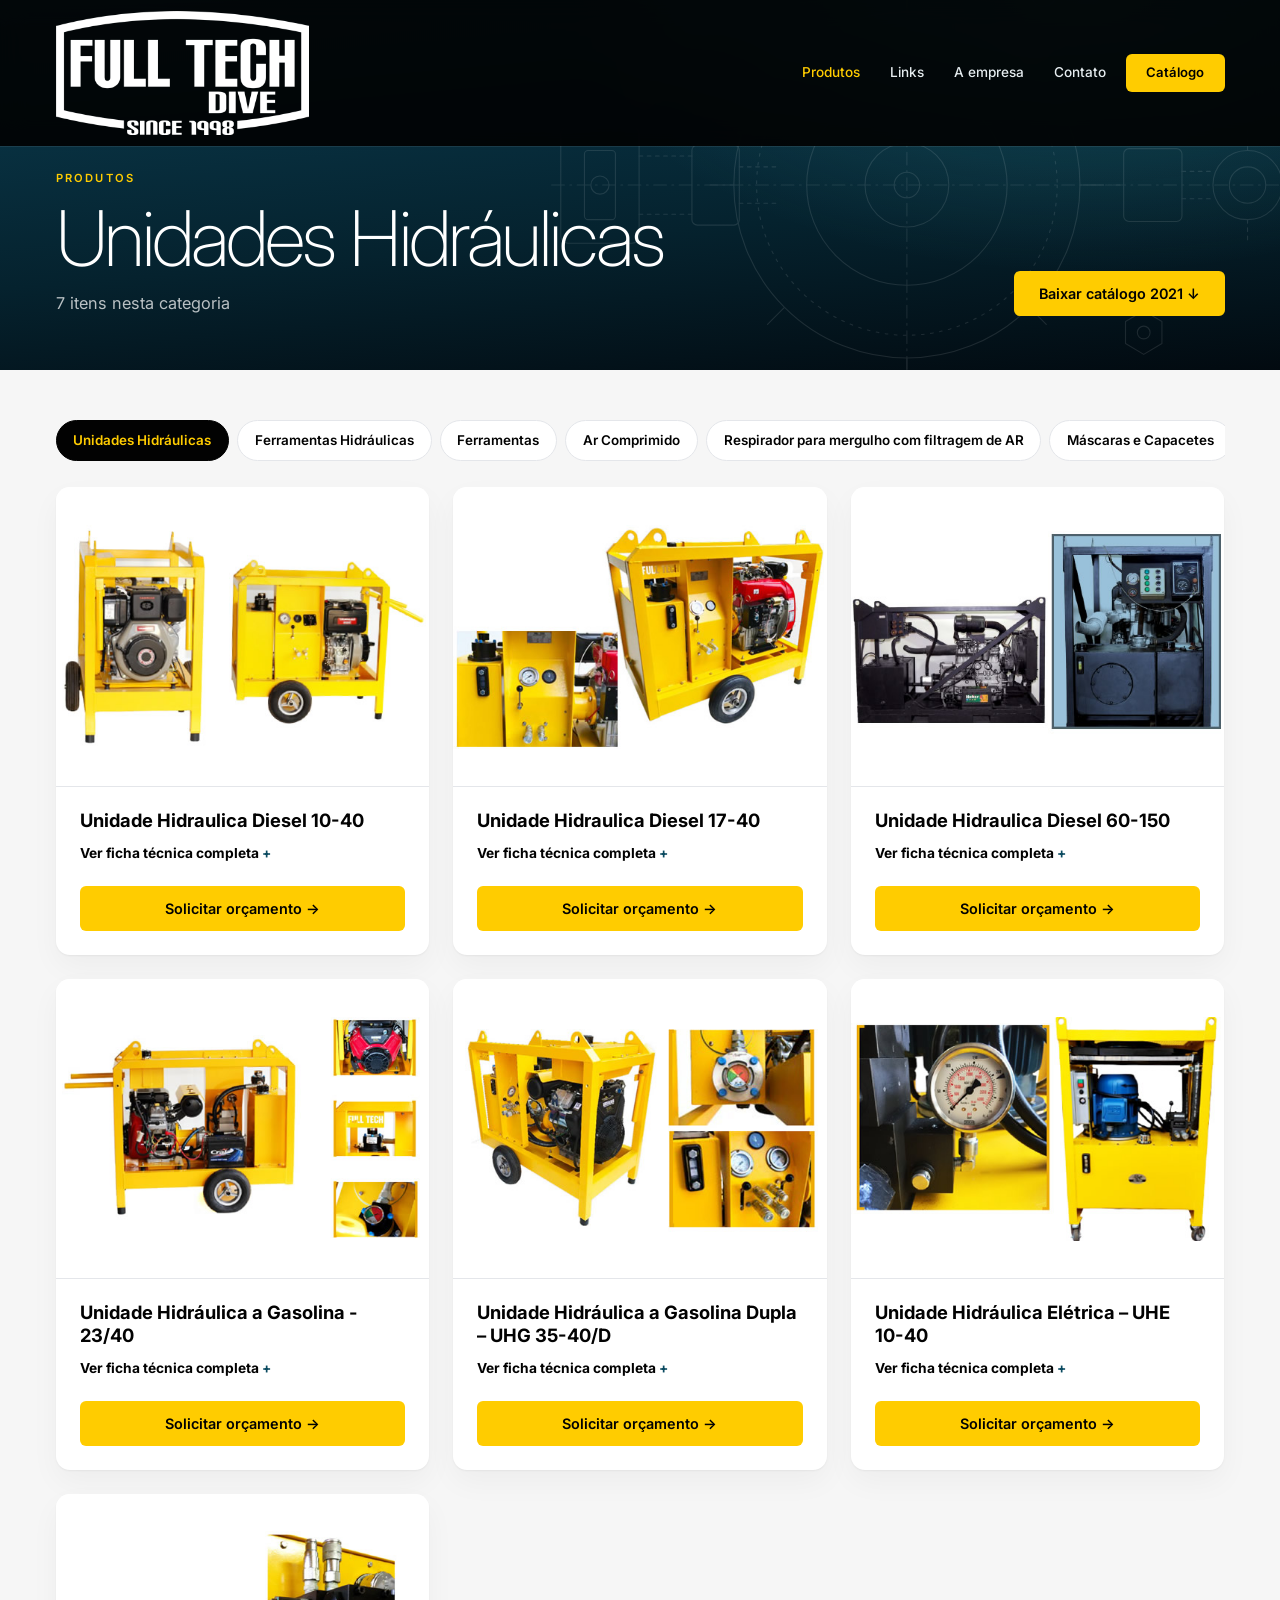
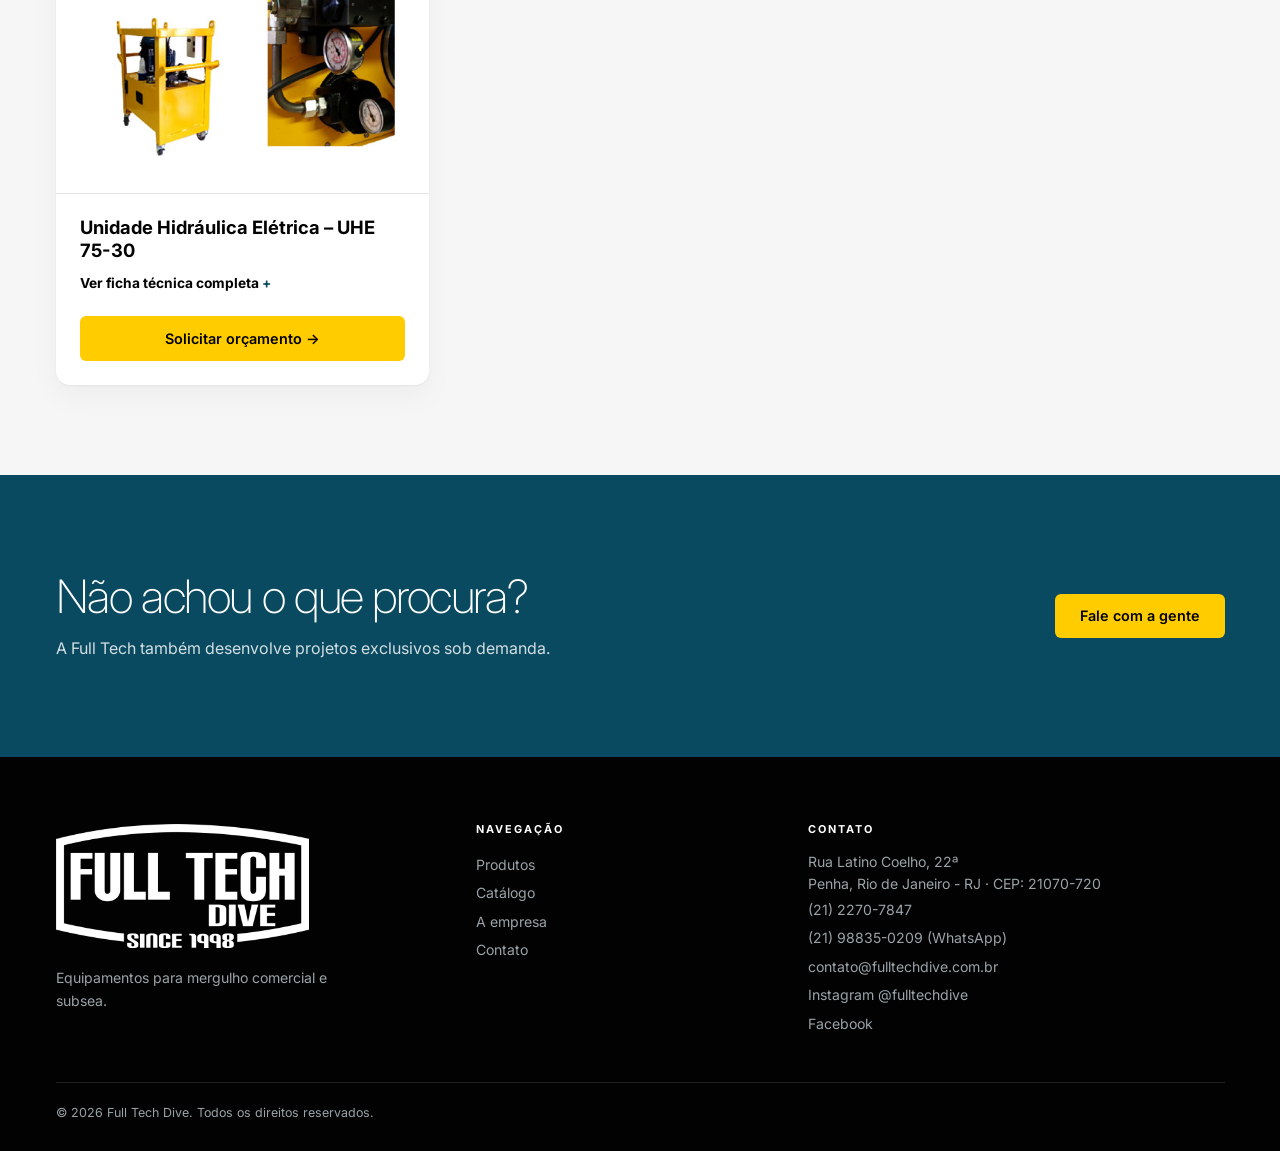
<file: produtos.html>
<!doctype html>
<html lang="pt-BR">
<head>
<meta charset="utf-8">
<meta name="viewport" content="width=device-width, initial-scale=1">
<title>Produtos | Full Tech Dive</title>
<meta name="description" content="Produtos Full Tech Dive: unidades hidráulicas, ferramentas, ar comprimido, máscaras e capacetes, câmaras hiperbáricas e mais.">
<link rel="icon" href="assets/img/favicon.ico">
<link rel="preconnect" href="https://fonts.googleapis.com">
<link rel="preconnect" href="https://fonts.gstatic.com" crossorigin>
<link href="https://fonts.googleapis.com/css2?family=Barlow+Condensed:wght@800&family=Inter:wght@100;200;400;500;600;700;800&display=swap" rel="stylesheet">
<link rel="stylesheet" href="assets/home2.css?v=13">
<link rel="stylesheet" href="assets/inner.css?v=2">
</head>
<body data-page="produtos">

<div id="site-header"></div>

<main>
  <section class="phead">
    <div class="container phead__row">
      <div>
        <p class="eyebrow">Produtos</p>
        <h1 id="cat-title">Nossos produtos</h1>
        <p class="lead" id="cat-count"></p>
      </div>
      <a class="btn btn--y" href="catalogos.html" data-latest-doc data-label="Baixar catálogo">Baixar catálogo</a>
    </div>
  </section>

  <section class="sec--p">
    <div class="container">
      <nav class="chips" id="chips" aria-label="Categorias"></nav>
      <div class="products" id="products"></div>
    </div>
  </section>

  <section class="s-cta">
    <div class="container cta">
      <div>
        <h2>Não achou o que procura?</h2>
        <p>A Full Tech também desenvolve projetos exclusivos sob demanda.</p>
      </div>
      <a class="btn btn--y" href="contato.html">Fale com a gente</a>
    </div>
  </section>
</main>

<div id="site-footer"></div>

<script src="assets/data/products.js"></script>
<script src="assets/data/catalogos.js"></script>
<script src="assets/site.js?v=2"></script>
</body>
</html>
</file>
<file: assets/home2.css>
﻿/* Home no estilo DiveSystem: Inter única, hero enorme e fino, blocos largos, cartões de produto.
   Autônomo: não depende de style.css nem home.css. */
:root{
  --black:#020202; --ink:#111; --panel:#1a1a1a; --bg:#f6f6f6; --white:#fff;
  --yellow:#ffcc00; --petrol:#0a4a60; --petrol-d:#073447; --aqua:#46c2cf;
  --text:#222; --muted:#667085; --line:#e4e6ea;
  --f:'Inter',system-ui,-apple-system,sans-serif;
  --f-head:'Barlow Condensed',system-ui,sans-serif;
  --pad:48px;
}
*{box-sizing:border-box;margin:0;padding:0}
html{scroll-behavior:smooth}
body{font-family:var(--f);background:var(--bg);color:var(--text);line-height:1.6;-webkit-font-smoothing:antialiased;overflow-x:hidden}
img{max-width:100%;display:block}
a{color:inherit}
ul{list-style:none}
.container{max-width:1265px;margin:0 auto;padding:0 var(--pad)}
@media (max-width:760px){:root{--pad:20px}}

.eyebrow{font-size:.7rem;font-weight:600;letter-spacing:.2em;text-transform:uppercase;color:var(--petrol)}
.on-dark .eyebrow,.eyebrow--y{color:var(--yellow)}

.btn{display:inline-flex;align-items:center;gap:.5em;padding:.8rem 1.5rem;border-radius:6px;font:600 .9rem var(--f);text-decoration:none;border:1px solid transparent;transition:background .2s,color .2s,transform .2s;cursor:pointer;line-height:1.2}
.btn--y{background:var(--yellow);color:var(--black)}
.btn--y:hover{background:#ffd940;transform:translateY(-1px)}
.btn--o{border-color:rgba(255,255,255,.4);color:#fff}
.btn--o:hover{background:#fff;color:var(--black)}
.btn--dark{background:var(--black);color:#fff}
.btn--dark:hover{background:#222}

/* ---------- logo original (arquivo do site atual) ---------- */
.logo{display:inline-flex;flex:none}
.logo__img{height:clamp(84px,25vw,112px);width:auto}
.logo__img--f{height:96px;width:auto;filter:none}

/* ---------- navegação fixa ---------- */
.nav{position:fixed;inset:0 0 auto 0;z-index:60;transition:background .3s,box-shadow .3s}
.nav.solid,.nav.open{background:rgba(2,2,2,.9);backdrop-filter:blur(12px);box-shadow:0 1px 0 rgba(255,255,255,.08)}
.nav__in{height:118px;display:flex;align-items:center;gap:10px}
.nav__links{display:none;margin-left:auto;gap:30px}
.nav__links a{font-size:.85rem;font-weight:500;color:#e6edf0;text-decoration:none;transition:color .2s}
.nav__links a:hover{color:var(--yellow)}
.nav__act{margin-left:auto;display:flex;align-items:center;gap:8px}
.nav .btn{padding:.55rem .95rem;font-size:.82rem}
.burger{display:grid;gap:5px;width:42px;height:42px;place-content:center;background:none;border:0;cursor:pointer}
.burger span{width:22px;height:2px;background:#fff;transition:.25s}
.burger[aria-expanded="true"] span:nth-child(1){transform:translateY(7px) rotate(45deg)}
.burger[aria-expanded="true"] span:nth-child(2){opacity:0}
.burger[aria-expanded="true"] span:nth-child(3){transform:translateY(-7px) rotate(-45deg)}
.nav__menu{display:none;flex-direction:column;padding:6px var(--pad) 20px;border-top:1px solid rgba(255,255,255,.08)}
.nav.open .nav__menu{display:flex}
.nav__menu a{padding:15px 0;font-size:1rem;font-weight:500;color:#fff;text-decoration:none;border-bottom:1px solid rgba(255,255,255,.08)}
@media (min-width:900px){
  .nav__links{display:flex}
  .nav__act{margin-left:0}
  .burger,.nav__menu{display:none!important}
}

/* ---------- hero ---------- */
.hero{position:relative;min-height:max(640px,100svh);display:flex;align-items:flex-end;color:#fff;overflow:hidden;background:#020a10}
.hero__bg{position:absolute;inset:0;
  background:
    radial-gradient(900px 620px at 80% 28%,rgba(70,194,207,.24),transparent 65%),
    radial-gradient(760px 520px at 12% 92%,rgba(10,74,96,.6),transparent 62%),
    linear-gradient(175deg,#0b3e52 0%,#05222e 46%,#020a10 100%)}
.hero__bg::before{content:"";position:absolute;inset:-10% -20% 20% -20%;opacity:.55;
  background:repeating-linear-gradient(104deg,transparent 0 90px,rgba(170,235,245,.06) 90px 150px,transparent 150px 260px);
  -webkit-mask:linear-gradient(180deg,#000,transparent 80%);mask:linear-gradient(180deg,#000,transparent 80%)}
.hero__bg::after{content:"";position:absolute;right:-6%;top:10%;width:min(900px,90%);aspect-ratio:3/2;opacity:.1;background:url(img/blueprint.svg) no-repeat center/contain}
.hero__ov{position:absolute;inset:0;background:linear-gradient(170deg,rgba(2,2,2,.05) 0%,rgba(2,2,2,.25) 35%,rgba(2,2,2,.78) 100%)}
.hero__c{position:relative;z-index:2;width:100%;max-width:1265px;margin:0 auto;padding:186px var(--pad) clamp(70px,13vh,130px)}
.hero .eyebrow{color:var(--yellow);margin-bottom:22px}
.hero h1{font-weight:400;color:#fff;line-height:1}
.h1-a{position:absolute;width:1px;height:1px;overflow:hidden;clip:rect(0 0 0 0);white-space:nowrap}
.h1-b{display:block;font-size:clamp(3.1rem,min(10.6vw,18vh),8.4rem);font-weight:100;letter-spacing:-.045em;line-height:.98;text-wrap:balance}
.hero__rule{border:0;border-top:1px solid rgba(70,194,207,.45);margin:30px 0 0;max-width:640px}
.tagline{display:inline-block;margin:24px 0 32px;background:var(--yellow);color:var(--black);font-weight:800;font-size:.72rem;letter-spacing:.15em;text-transform:uppercase;padding:.6rem 1rem}
.hero__btns{display:flex;flex-wrap:wrap;gap:12px}
.hero__scroll{position:absolute;z-index:2;right:var(--pad);bottom:34px;display:none;flex-direction:column;align-items:center;gap:10px;font-size:.62rem;letter-spacing:.3em;color:rgba(255,255,255,.6)}
.hero__scroll::after{content:"";width:1px;height:46px;background:linear-gradient(180deg,rgba(255,255,255,.7),transparent)}
@media (min-width:900px){.hero__scroll{display:flex}}

/* ---------- faixa de números ---------- */
.stats{background:var(--petrol);color:#fff}
.stats__g{display:grid;grid-template-columns:repeat(2,1fr)}
.stats li{padding:30px 0 30px 24px;border-left:1px solid rgba(255,255,255,.16)}
.stats li:first-child,.stats li:nth-child(3){border-left:0;padding-left:0}
.stats strong{display:block;font-size:clamp(1.7rem,3vw,2.25rem);font-weight:800;line-height:1.1;color:var(--yellow);letter-spacing:-.01em}
.stats span{display:block;margin-top:4px;font-size:.68rem;font-weight:500;letter-spacing:.1em;text-transform:uppercase;color:rgba(255,255,255,.75)}
@media (min-width:760px){
  .stats__g{grid-template-columns:repeat(4,1fr)}
  .stats li:nth-child(3){border-left:1px solid rgba(255,255,255,.16);padding-left:24px}
  .stats li{padding:38px 0 38px 28px}
}

/* ---------- blocos largos ---------- */
.feat{position:relative;min-height:660px;display:flex;align-items:center;color:#fff;background:#04141c;overflow:hidden}
.feat__bg{position:absolute;inset:0;background:linear-gradient(100deg,#03101a 0%,#06303f 58%,#0a4a60 100%)}
.feat__bg::after{content:"";position:absolute;inset:0;opacity:.12;background:url(img/blueprint.svg) no-repeat right -6% center/min(920px,86%)}
.feat--r .feat__bg{background:linear-gradient(260deg,#03101a 0%,#06303f 58%,#0a4a60 100%)}
.feat--r .feat__bg::after{background-position:left -6% center}
.feat .container{position:relative;z-index:1;width:100%}
.feat__in{max-width:560px}
.feat--r .feat__in{margin-left:auto}
.big{font-size:clamp(2rem,4.4vw,3.6rem);font-weight:200;letter-spacing:-.03em;line-height:1.06;margin:14px 0 22px;text-wrap:balance}
.feat p{color:rgba(255,255,255,.78);max-width:480px}
.feat p+p{margin-top:14px}
.feat__note{margin-top:28px;font-size:.95rem;font-weight:600;color:#fff!important}
.feat__btns{display:flex;flex-wrap:wrap;gap:12px;margin-top:32px}
.feat--cat .container{display:grid;gap:44px;align-items:center}
.feat__cover{max-width:300px;border-radius:12px;overflow:hidden;box-shadow:0 30px 60px rgba(0,0,0,.5);transform:rotate(-2deg)}
.feat__cover img{width:100%;aspect-ratio:1;object-fit:cover}
@media (min-width:900px){.feat--cat .container{grid-template-columns:1fr auto}.feat--cat .feat__cover{order:2;margin-right:40px}}
@media (max-width:760px){.feat{min-height:520px;padding:70px 0}}

/* ---------- produtos ---------- */
.sec{padding:110px 0}
.s-head{max-width:760px;margin-bottom:54px}
.s-head h2{font-size:clamp(2rem,4vw,3.2rem);font-weight:200;letter-spacing:-.03em;line-height:1.08;color:var(--black);margin:12px 0}
.s-sub{color:var(--muted);max-width:60ch}
.p-grid{display:grid;grid-template-columns:1fr;gap:22px}
.p-card{background:#fff;border-radius:14px;overflow:hidden;box-shadow:0 1px 2px rgba(0,0,0,.05),0 12px 30px rgba(0,0,0,.04);transition:box-shadow .3s,transform .3s}
.p-card:hover{transform:translateY(-4px);box-shadow:0 1px 2px rgba(0,0,0,.06),0 22px 44px rgba(0,0,0,.12)}
.p-card a{display:flex;flex-direction:column;height:100%;text-decoration:none}
.p-img{aspect-ratio:5/4;background:#fff;border-bottom:1px solid var(--line);overflow:hidden}
.p-img img{width:100%;height:100%;object-fit:contain;transition:transform .6s}
.p-card:hover .p-img img{transform:scale(1.05)}
.p-body{display:flex;flex-direction:column;gap:6px;flex:1;padding:22px 24px 24px}
.p-tag{font-size:.64rem;font-weight:700;letter-spacing:.16em;text-transform:uppercase;color:var(--petrol)}
.p-name{font-size:1.18rem;font-weight:700;line-height:1.25;color:var(--black)}
.p-desc{font-size:.88rem;color:var(--muted)}
.p-cta{margin-top:auto;padding-top:16px;font-size:.85rem;font-weight:700;color:var(--black)}
.p-more{margin-top:40px}
@media (min-width:640px){.p-grid{grid-template-columns:repeat(2,1fr)}}
@media (min-width:980px){.p-grid{grid-template-columns:repeat(3,1fr);gap:24px}}
@media (max-width:760px){.sec{padding:76px 0}}

/* ---------- empresa (escuro) ---------- */
.dark{background:var(--black);color:#fff}
.about{display:grid;gap:44px}
.about h2{font-size:clamp(2rem,4vw,3.2rem);font-weight:200;letter-spacing:-.03em;line-height:1.08;margin-top:12px}
.about__t p{color:rgba(255,255,255,.72)}
.about__t p+p{margin-top:16px}
.about__stats{display:grid;grid-template-columns:1fr 1fr;gap:28px;margin-top:38px}
.about__stats strong{display:block;font-size:2rem;font-weight:800;color:var(--yellow);line-height:1.1}
.about__stats span{font-size:.66rem;font-weight:500;letter-spacing:.12em;text-transform:uppercase;color:rgba(255,255,255,.6)}
@media (min-width:900px){.about{grid-template-columns:1fr 1fr;gap:80px}}

.marq{background:var(--black);border-top:1px solid #1e1e1e;border-bottom:1px solid #1e1e1e;overflow:hidden;padding:30px 0;white-space:nowrap}
.marq__t{display:inline-flex;animation:marq 55s linear infinite}
.marq__t span{display:inline-flex;align-items:center;font-size:1rem;font-weight:600;letter-spacing:.2em;text-transform:uppercase;color:#7b858c}
.marq__t span::after{content:"●";margin:0 34px;color:var(--yellow);font-size:.55rem}
@keyframes marq{to{transform:translateX(-50%)}}

/* ---------- marcas ---------- */
.s-brands{background:#111;color:#fff}
.s-brands .s-head h2{color:#fff}
.s-brands .s-sub{color:rgba(255,255,255,.65)}
.brands{display:grid;grid-template-columns:repeat(2,1fr);gap:14px}
.brand{display:flex;flex-direction:column;border-radius:12px;overflow:hidden;background:#1b1b1b;text-decoration:none;border:1px solid #262626;transition:border-color .2s,transform .2s}
.brand:hover{border-color:var(--yellow);transform:translateY(-3px)}
.brand img{width:100%;aspect-ratio:3/2;object-fit:cover}
.brand span{padding:14px 16px 2px;font-size:.9rem;font-weight:600;color:#fff}
.brand small{padding:0 16px 16px;font-size:.76rem;font-weight:600;color:var(--yellow)}
@media (min-width:760px){.brands{grid-template-columns:repeat(3,1fr)}}
@media (min-width:1100px){.brands{grid-template-columns:repeat(5,1fr)}}

/* ---------- por que ---------- */
.s-why{background:var(--panel);color:#fff}
.s-why .s-head h2{color:#fff}
.why{display:grid;gap:34px}
.why li{border-top:1px solid #333;padding-top:24px}
.why strong{display:block;font-size:clamp(2.4rem,4vw,3.2rem);font-weight:800;color:var(--yellow);line-height:1.05;letter-spacing:-.02em}
.why h3{margin:10px 0 8px;font-size:.72rem;font-weight:700;letter-spacing:.16em;text-transform:uppercase;color:#fff}
.why p{font-size:.92rem;color:rgba(255,255,255,.65)}
@media (min-width:900px){.why{grid-template-columns:repeat(3,1fr);gap:48px}}

/* ---------- chamada final ---------- */
.s-cta{background:var(--petrol);color:#fff;padding:96px 0}
.cta{display:grid;gap:26px;align-items:center}
.cta h2{font-size:clamp(2rem,3.6vw,2.9rem);font-weight:200;letter-spacing:-.03em;line-height:1.1}
.cta p{margin-top:14px;color:rgba(255,255,255,.82);max-width:56ch}
@media (min-width:900px){.cta{grid-template-columns:1fr auto;gap:60px}}

/* ---------- rodapé ---------- */
.footer{background:var(--black);color:#9aa3a8;padding:64px 0 28px;font-size:.88rem}
.footer__g{display:grid;gap:34px}
.footer h4{font-size:.68rem;font-weight:700;letter-spacing:.18em;text-transform:uppercase;color:#fff;margin-bottom:12px}
.footer a{display:block;padding:3px 0;text-decoration:none;color:#9aa3a8;transition:color .2s}
.footer a:hover{color:var(--yellow)}
.footer p{max-width:34ch}
.footer__c{margin-top:44px;padding-top:20px;border-top:1px solid #1e1e1e;font-size:.78rem}
@media (min-width:760px){.footer__g{grid-template-columns:1.3fr 1fr 1.4fr}}

/* ---------- profundímetro ---------- */
.depth{position:fixed;right:8px;top:50%;transform:translateY(-50%);z-index:40;height:min(46vh,380px);width:22px;pointer-events:none}
.depth::before{content:"";position:absolute;inset:-10px 0;border-radius:999px;background:rgba(2,2,2,.62);border:1px solid rgba(255,255,255,.14);backdrop-filter:blur(3px)}
.depth__track{position:absolute;right:9px;top:0;bottom:0;width:3px;border-radius:3px;background:linear-gradient(180deg,#46c2cf,#1a7d93 50%,#0a4257)}
.depth__tick{position:absolute;right:3px;width:5px;height:1px;background:rgba(169,201,212,.65)}
.depth__tick--major{width:9px;background:#d6e8ee}
.depth__marker{position:absolute;right:20px;transform:translateY(-50%);padding:3px 7px;border-radius:5px;font-weight:800;font-size:.72rem;line-height:1.1;color:var(--black);white-space:nowrap;background:var(--yellow);box-shadow:0 2px 0 #9a7a00,0 5px 10px rgba(0,0,0,.35)}
.depth__marker::before{content:"";position:absolute;right:-15px;top:50%;width:11px;height:11px;margin-top:-5.5px;border-radius:50%;background:#ffe066;box-shadow:0 0 0 2px #020202,0 0 10px 2px rgba(255,204,0,.7)}
@media (max-width:759px){.depth{right:5px;height:min(40vh,320px)}}

/* ---------- bolhas do hero ---------- */
.bubble{position:absolute;bottom:-40px;border-radius:50%;border:1px solid rgba(170,235,245,.4);background:radial-gradient(circle at 30% 28%,rgba(255,255,255,.3),rgba(255,255,255,.04) 62%);opacity:0;pointer-events:none;animation:rise linear infinite}
@keyframes rise{0%{transform:translate(0,0);opacity:0}12%{opacity:.7}88%{opacity:.35}100%{transform:translate(var(--dx,0px),-110vh);opacity:0}}

@media (prefers-reduced-motion:reduce){
  html{scroll-behavior:auto}
  .bubble{display:none}
  .marq__t{animation:none;flex-wrap:wrap;white-space:normal}
  *{transition:none!important}
}

/* ---------- ajustes: logo maior, hero sem encostar na logo ---------- */
@media (min-width:900px){
  .nav__in{height:146px;gap:20px}
  .logo__img{height:124px}
  .nav .btn{padding:.65rem 1.2rem}
}
@media (max-width:760px){
  .hero{min-height:0}
  .hero__c{padding-top:150px;padding-bottom:64px}
  .h1-b{font-size:clamp(3.1rem,15vw,5rem)}
  .nav .btn{padding:.45rem .75rem;font-size:.78rem}
}

/* ---------- brilhinho na logo do cabeçalho (canto superior esquerdo, depois inferior direito) ---------- */
.nav .logo,.topbar .logo{position:relative;display:inline-block;line-height:0}
.nav .logo::before,.nav .logo::after,.topbar .logo::before,.topbar .logo::after{
  content:"";position:absolute;width:44px;height:44px;margin:-22px 0 0 -22px;pointer-events:none;opacity:0;transform:scale(0) rotate(0);
  background:
    radial-gradient(circle,#fff 0,rgba(255,255,255,.85) 9%,rgba(255,255,255,0) 46%),
    linear-gradient(90deg,rgba(255,255,255,0),#fff 50%,rgba(255,255,255,0)) center/100% 2px no-repeat,
    linear-gradient(0deg,rgba(255,255,255,0),#fff 50%,rgba(255,255,255,0)) center/2px 100% no-repeat;
  animation:glint 9s ease-in-out infinite}
.nav .logo::before,.topbar .logo::before{left:6%;top:13%}
.nav .logo::after,.topbar .logo::after{left:93%;top:88%;animation-delay:4.5s}
@keyframes glint{0%,14%,100%{opacity:0;transform:scale(0) rotate(0)}5%{opacity:1;transform:scale(1) rotate(45deg)}9%{opacity:.9;transform:scale(.8) rotate(90deg)}}
@media (prefers-reduced-motion:reduce){.nav .logo::before,.nav .logo::after,.topbar .logo::before,.topbar .logo::after{animation:none}}

/* ---------- redes sociais (3 últimas publicações) ---------- */
.insta{display:grid;grid-template-columns:repeat(3,1fr);gap:10px;max-width:820px}
.insta .ph{aspect-ratio:1;display:grid;place-items:center;background:repeating-linear-gradient(45deg,#f1f1f1,#f1f1f1 12px,#e8e8e8 12px,#e8e8e8 24px);color:#777;font-size:.85rem;border-radius:6px;overflow:hidden}
.insta img{width:100%;height:100%;object-fit:cover;display:block}
</file>
<file: admin/admin.css>
:root{--bg:#f3f4f6;--card:#fff;--ink:#14181d;--muted:#667085;--line:#e3e6ea;--y:#ffcc00;--black:#020202;--red:#c62828;--green:#1b8a4b;--petrol:#0a4a60;--r:12px}
*{box-sizing:border-box}
html{-webkit-text-size-adjust:100%}
body{margin:0;font:16px/1.45 Inter,system-ui,sans-serif;background:var(--bg);color:var(--ink);padding-bottom:env(safe-area-inset-bottom)}
button,input,select,textarea{font:inherit;color:inherit}
.boot{text-align:center;margin-top:30vh;color:var(--muted)}
.top{position:sticky;top:0;z-index:10;background:var(--black);color:#fff;display:flex;align-items:center;gap:10px;padding:10px 14px;padding-top:calc(10px + env(safe-area-inset-top))}
.top h1{margin:0;font-size:1.05rem;font-weight:600;flex:1;white-space:nowrap;overflow:hidden;text-overflow:ellipsis}
.top .back{background:none;border:0;color:#fff;font-size:1.7rem;line-height:1;padding:2px 10px 4px 0;cursor:pointer}
.top .who{font-size:.8rem;color:#aab}
.wrap{max-width:720px;margin:0 auto;padding:16px 14px 90px}
.card{background:var(--card);border-radius:var(--r);border:1px solid var(--line);padding:16px;margin-bottom:14px}
.card h2{margin:0 0 4px;font-size:1.1rem}
.muted{color:var(--muted);font-size:.9rem}
.tiles{display:grid;grid-template-columns:1fr 1fr;gap:12px}
.tile{background:var(--card);border:1px solid var(--line);border-radius:var(--r);padding:18px 14px;text-align:left;cursor:pointer;display:block;text-decoration:none;color:inherit}
.tile b{display:block;font-size:1.05rem;margin-bottom:2px}
.tile span{color:var(--muted);font-size:.85rem}
.tile .ic{font-size:1.8rem;display:block;margin-bottom:6px}
.btn{display:inline-flex;align-items:center;justify-content:center;gap:8px;min-height:48px;padding:0 20px;border-radius:10px;border:1px solid transparent;background:var(--black);color:#fff;font-weight:600;cursor:pointer;text-decoration:none}
.btn.y{background:var(--y);color:#000}
.btn.line{background:#fff;color:var(--ink);border-color:#c9ced6}
.btn.red{background:#fff;color:var(--red);border-color:#e3b3b3}
.btn.block{display:flex;width:100%}
.btn[disabled]{opacity:.5}
.row{display:flex;gap:10px;align-items:center}
.row.wrap2{flex-wrap:wrap}
.list{list-style:none;margin:0;padding:0}
.item{display:flex;align-items:center;gap:12px;background:var(--card);border:1px solid var(--line);border-radius:var(--r);padding:10px;margin-bottom:10px;cursor:pointer;width:100%;text-align:left}
.item img,.item .ph{width:64px;height:48px;object-fit:contain;background:#f6f7f9;border-radius:8px;flex:none}
.item .ph{display:grid;place-items:center;color:#aaa;font-size:.7rem}
.item b{display:block}
.item .grow{flex:1;min-width:0}
.item .grow span{display:block;color:var(--muted);font-size:.85rem;white-space:nowrap;overflow:hidden;text-overflow:ellipsis}
.item .go{color:#aaa;font-size:1.4rem}
label.f{display:block;font-weight:600;font-size:.9rem;margin:16px 0 6px}
input[type=text],input[type=password],input[type=url],input[type=number],select,textarea{width:100%;min-height:48px;padding:10px 12px;border:1px solid #c9ced6;border-radius:10px;background:#fff}
input:focus,select:focus,textarea:focus{outline:2px solid var(--y);outline-offset:1px}
.photos{display:grid;grid-template-columns:repeat(auto-fill,minmax(110px,1fr));gap:10px}
.photo{position:relative;border:1px solid var(--line);border-radius:10px;background:#fff;overflow:hidden}
.photo img{display:block;width:100%;aspect-ratio:4/3;object-fit:contain;background:#f6f7f9}
.photo .tag{position:absolute;left:6px;top:6px;background:var(--y);color:#000;font-size:.7rem;font-weight:700;padding:2px 7px;border-radius:99px}
.photo .bar{display:flex;border-top:1px solid var(--line)}
.photo .bar button{flex:1;min-height:40px;border:0;background:#fff;cursor:pointer;font-size:1rem}
.photo .bar button+button{border-left:1px solid var(--line)}
.photo .bar .x{color:var(--red)}
.add{display:grid;place-items:center;min-height:110px;border:2px dashed #b9c0ca;border-radius:10px;color:var(--muted);cursor:pointer;text-align:center;font-size:.9rem;background:#fff}
.add b{font-size:1.6rem;display:block;line-height:1}
.line-item{display:flex;gap:6px;margin-bottom:8px}
.line-item input{flex:1}
.line-item button{width:44px;flex:none;border:1px solid #c9ced6;background:#fff;border-radius:10px;cursor:pointer;font-size:1rem}
.line-item .x{color:var(--red)}
.foot{position:fixed;left:0;right:0;bottom:0;background:#fff;border-top:1px solid var(--line);padding:10px 14px calc(10px + env(safe-area-inset-bottom));display:flex;gap:10px;z-index:9}
.foot .in{max-width:720px;margin:0 auto;width:100%;display:flex;gap:10px}
.foot .btn{flex:1}
.err{background:#fdecec;color:#8a1c1c;border:1px solid #f1bcbc;border-radius:10px;padding:10px 12px;margin:12px 0;font-size:.92rem}
.ok{background:#e8f6ee;color:#14633a;border:1px solid #b6e0c7;border-radius:10px;padding:10px 12px;margin:12px 0;font-size:.92rem}
#toast{position:fixed;left:50%;bottom:90px;transform:translate(-50%,20px);background:#111;color:#fff;padding:12px 18px;border-radius:99px;opacity:0;pointer-events:none;transition:.25s;z-index:50;max-width:90vw;text-align:center}
#toast.show{opacity:1;transform:translate(-50%,0)}
#toast.bad{background:var(--red)}
#busy{position:fixed;inset:0;background:rgba(0,0,0,.5);display:flex;flex-direction:column;gap:12px;align-items:center;justify-content:center;color:#fff;z-index:60}
#busy[hidden]{display:none}
.spin{width:38px;height:38px;border:4px solid rgba(255,255,255,.3);border-top-color:var(--y);border-radius:50%;animation:s .8s linear infinite}
@keyframes s{to{transform:rotate(360deg)}}
.login{max-width:380px;margin:0 auto;padding:12vh 20px 40px;text-align:center}
.login img{width:210px;margin:0 auto 24px;display:block}
.login form{text-align:left}
.pw{position:relative}
.pw button{position:absolute;right:4px;top:4px;height:40px;width:44px;border:0;background:none;color:#667085;cursor:pointer;padding:0;display:grid;place-items:center}
.pw input{padding-right:52px}
.tips{font-size:.85rem;color:var(--muted);margin-top:6px}
.hdr-row{display:flex;justify-content:space-between;align-items:center;margin:4px 0 12px}
.hdr-row h2{margin:0;font-size:1.15rem}
.pill{display:inline-block;background:#eef0f3;border-radius:99px;font-size:.78rem;padding:2px 9px;color:var(--muted)}
@media (min-width:700px){.tiles{grid-template-columns:repeat(3,1fr)}}
body.dark{background:#020202;color:#fff}
body.dark .err{color:#ffb4b4;background:#3a1212;border-color:#6b2a2a}

.top .helpbtn{margin-left:auto;flex:none;width:32px;height:32px;border-radius:50%;background:#ffcc00;color:#000;text-decoration:none;font-weight:700;display:grid;place-items:center}
.top .who+.helpbtn{margin-left:10px}
details.help{background:#fff;border:1px solid var(--line);border-radius:var(--r);margin-bottom:10px;overflow:hidden}
details.help summary{padding:14px 16px;font-weight:600;cursor:pointer;list-style:none;display:flex;justify-content:space-between;align-items:center}
details.help summary::-webkit-details-marker{display:none}
details.help summary::after{content:'+';font-size:1.4rem;color:var(--muted);line-height:1}
details.help[open] summary::after{content:'−'}
.help-body{padding:0 16px 14px;font-size:.95rem}
.help-list{margin:6px 0 6px 18px;padding:0}
.help-list li{margin:5px 0}
body.dark input{color:#14181d;-webkit-text-fill-color:#14181d}
body.dark input::placeholder{color:#8a93a0}
</file>
<file: assets/inner.css>
/* Páginas internas no estilo da home (usa as variáveis e componentes de home2.css) */

.nav__links a[aria-current="page"]{color:var(--yellow)}
.nav__menu a[aria-current="page"]{color:var(--yellow)}

/* ---------- topo da página ---------- */
.phead{position:relative;overflow:hidden;color:#fff;padding:170px 0 54px;
  background:
    radial-gradient(800px 420px at 85% 0%,rgba(70,194,207,.22),transparent 65%),
    linear-gradient(175deg,#0b3e52 0%,#05222e 60%,#020a10 100%)}
.phead::before{content:"";position:absolute;inset:0;opacity:.1;background:url(img/blueprint.svg) no-repeat right -8% center/min(820px,90%)}
.phead .container{position:relative;z-index:1}
.phead .eyebrow{color:var(--yellow)}
.phead h1{font-size:clamp(2.3rem,6.4vw,4.8rem);font-weight:200;letter-spacing:-.04em;line-height:1.02;margin:12px 0 12px;text-wrap:balance}
.phead .lead{color:rgba(255,255,255,.72);max-width:58ch;font-size:1.02rem}
.phead__row{display:flex;flex-wrap:wrap;gap:22px;align-items:flex-end;justify-content:space-between}
@media (max-width:760px){.phead{padding:140px 0 40px}}

/* ---------- produtos ---------- */
.sec--p{padding:46px 0 90px}
.chips{display:flex;gap:8px;overflow-x:auto;padding:4px 0 20px;margin-bottom:6px;scrollbar-width:thin}
.chip{flex:none;padding:.55rem 1.05rem;border-radius:99px;border:1px solid var(--line);background:#fff;font-size:.84rem;font-weight:600;text-decoration:none;color:var(--black);transition:background .2s,color .2s,border-color .2s}
.chip:hover{border-color:var(--black)}
.chip.on{background:var(--black);color:var(--yellow);border-color:var(--black)}
.products{display:grid;grid-template-columns:minmax(0,1fr);gap:22px}
@media (min-width:640px){.products{grid-template-columns:repeat(2,minmax(0,1fr))}}
@media (min-width:980px){.products{grid-template-columns:repeat(3,minmax(0,1fr));gap:24px}}
.pcard{min-width:0;display:flex;flex-direction:column;background:#fff;border-radius:14px;overflow:hidden;box-shadow:0 1px 2px rgba(0,0,0,.05),0 12px 30px rgba(0,0,0,.04)}
.pcard__img{background:#fff;border-bottom:1px solid var(--line)}
.pcard__img>img{width:100%;aspect-ratio:5/4;object-fit:contain}
.pcard--photo .pcard__img{border-bottom:0}
.pcard__body{display:flex;flex-direction:column;gap:10px;flex:1;padding:22px 24px 24px}
.pcard__body h3{font-size:1.15rem;font-weight:700;line-height:1.25;color:var(--black)}
.specs{display:grid;gap:5px;font-size:.88rem;color:var(--muted)}
.specs li{position:relative;padding-left:16px}
.specs li::before{content:"";position:absolute;left:0;top:.62em;width:6px;height:6px;border-radius:50%;background:var(--yellow)}
.more summary{cursor:pointer;font-size:.86rem;font-weight:700;color:var(--black);list-style:none}
.more summary::-webkit-details-marker{display:none}
.more summary::after{content:" +";color:var(--petrol)}
.more[open] summary::after{content:" −"}
.more .specs{margin-top:10px}
.pcard__cta{margin-top:auto;justify-content:center}
.pcard__body .specs+.pcard__cta,.pcard__body .more+.pcard__cta,.pcard__body h3+.pcard__cta{margin-top:12px}

/* carrossel de fotos */
.car{position:relative}
.car__track{display:flex;overflow-x:auto;scroll-snap-type:x mandatory;scrollbar-width:none;-webkit-overflow-scrolling:touch}
.car__track::-webkit-scrollbar{display:none}
.car__track img{flex:0 0 100%;width:100%;aspect-ratio:5/4;object-fit:contain;scroll-snap-align:center}
.car__nav{position:absolute;top:50%;transform:translateY(-50%);width:36px;height:36px;border:0;border-radius:50%;background:rgba(2,2,2,.6);color:#fff;font-size:1.4rem;line-height:1;cursor:pointer;display:grid;place-items:center;padding-bottom:3px}
.car__nav:hover{background:var(--black);color:var(--yellow)}
.car__prev{left:8px}.car__next{right:8px}
.car__dots{position:absolute;left:0;right:0;bottom:8px;display:flex;justify-content:center;gap:6px}
.car__dot{width:8px;height:8px;border-radius:50%;border:0;padding:0;background:rgba(0,0,0,.25);cursor:pointer}
.car__dot.on{background:var(--yellow);box-shadow:0 0 0 1px rgba(0,0,0,.55)}

/* ---------- catálogo ---------- */
.docs{display:grid;gap:20px;max-width:860px}
.doc{display:grid;grid-template-columns:130px 1fr;gap:22px;align-items:center;background:#fff;border-radius:14px;padding:18px;box-shadow:0 1px 2px rgba(0,0,0,.05),0 12px 30px rgba(0,0,0,.04)}
.doc__cover img{width:100%;aspect-ratio:1;object-fit:cover;border-radius:8px}
.doc__body h2{font-size:1.35rem;font-weight:300;letter-spacing:-.02em;color:var(--black)}
.doc__meta{color:var(--muted);font-size:.88rem;margin:4px 0 16px}
.doc__btns{display:flex;flex-wrap:wrap;gap:10px}
@media (max-width:560px){.doc{grid-template-columns:1fr}.doc__cover{max-width:180px}}

/* ---------- empresa ---------- */
.about-in{display:grid;gap:30px;max-width:1000px}
.about-in p{font-size:1.05rem;color:#3a424a}
.about-in p+p{margin-top:16px}
.about-in .big-p{font-size:clamp(1.15rem,2vw,1.4rem);font-weight:300;color:var(--black);line-height:1.5}
@media (min-width:900px){.about-in{grid-template-columns:1fr 1fr;gap:70px}}

/* ---------- contato ---------- */
.contact-g{display:grid;gap:34px}
@media (min-width:900px){.contact-g{grid-template-columns:1fr 1fr;gap:70px;align-items:start}}
.cinfo{display:grid;gap:18px;margin-bottom:26px}
.cinfo li{padding-bottom:18px;border-bottom:1px solid var(--line)}
.cinfo strong{display:block;font-size:.66rem;font-weight:700;letter-spacing:.16em;text-transform:uppercase;color:var(--petrol);margin-bottom:4px}
.cinfo a{text-decoration:none;color:var(--black);font-weight:500}
.cinfo a:hover{color:var(--petrol)}
.form{background:#fff;border-radius:14px;padding:26px;box-shadow:0 1px 2px rgba(0,0,0,.05),0 12px 30px rgba(0,0,0,.05);display:grid;gap:16px}
.form label{display:grid;gap:6px;font-size:.82rem;font-weight:600;color:var(--black)}
.form input,.form textarea{width:100%;font:400 1rem var(--f);padding:.8rem .9rem;border:1px solid #cfd4da;border-radius:8px;background:#fff;color:var(--black)}
.form input:focus,.form textarea:focus{outline:2px solid var(--yellow);outline-offset:1px;border-color:#b99a00}
.form textarea{resize:vertical;min-height:130px}
.form .hp{position:absolute;left:-9999px;width:1px;height:1px;opacity:0}
.form .btn{justify-content:center;cursor:pointer}
.form .btn[disabled]{opacity:.6}
.form__msg{padding:10px 12px;border-radius:8px;font-size:.9rem}
.form__msg.ok{background:#e8f6ee;color:#14633a;border:1px solid #b6e0c7}
.form__msg.err{background:#fdecec;color:#8a1c1c;border:1px solid #f1bcbc}

.muted{color:var(--muted)}
.sec--s{padding:80px 0}
@media (max-width:760px){.sec--s{padding:60px 0}.sec--p{padding:34px 0 70px}}
</file>
